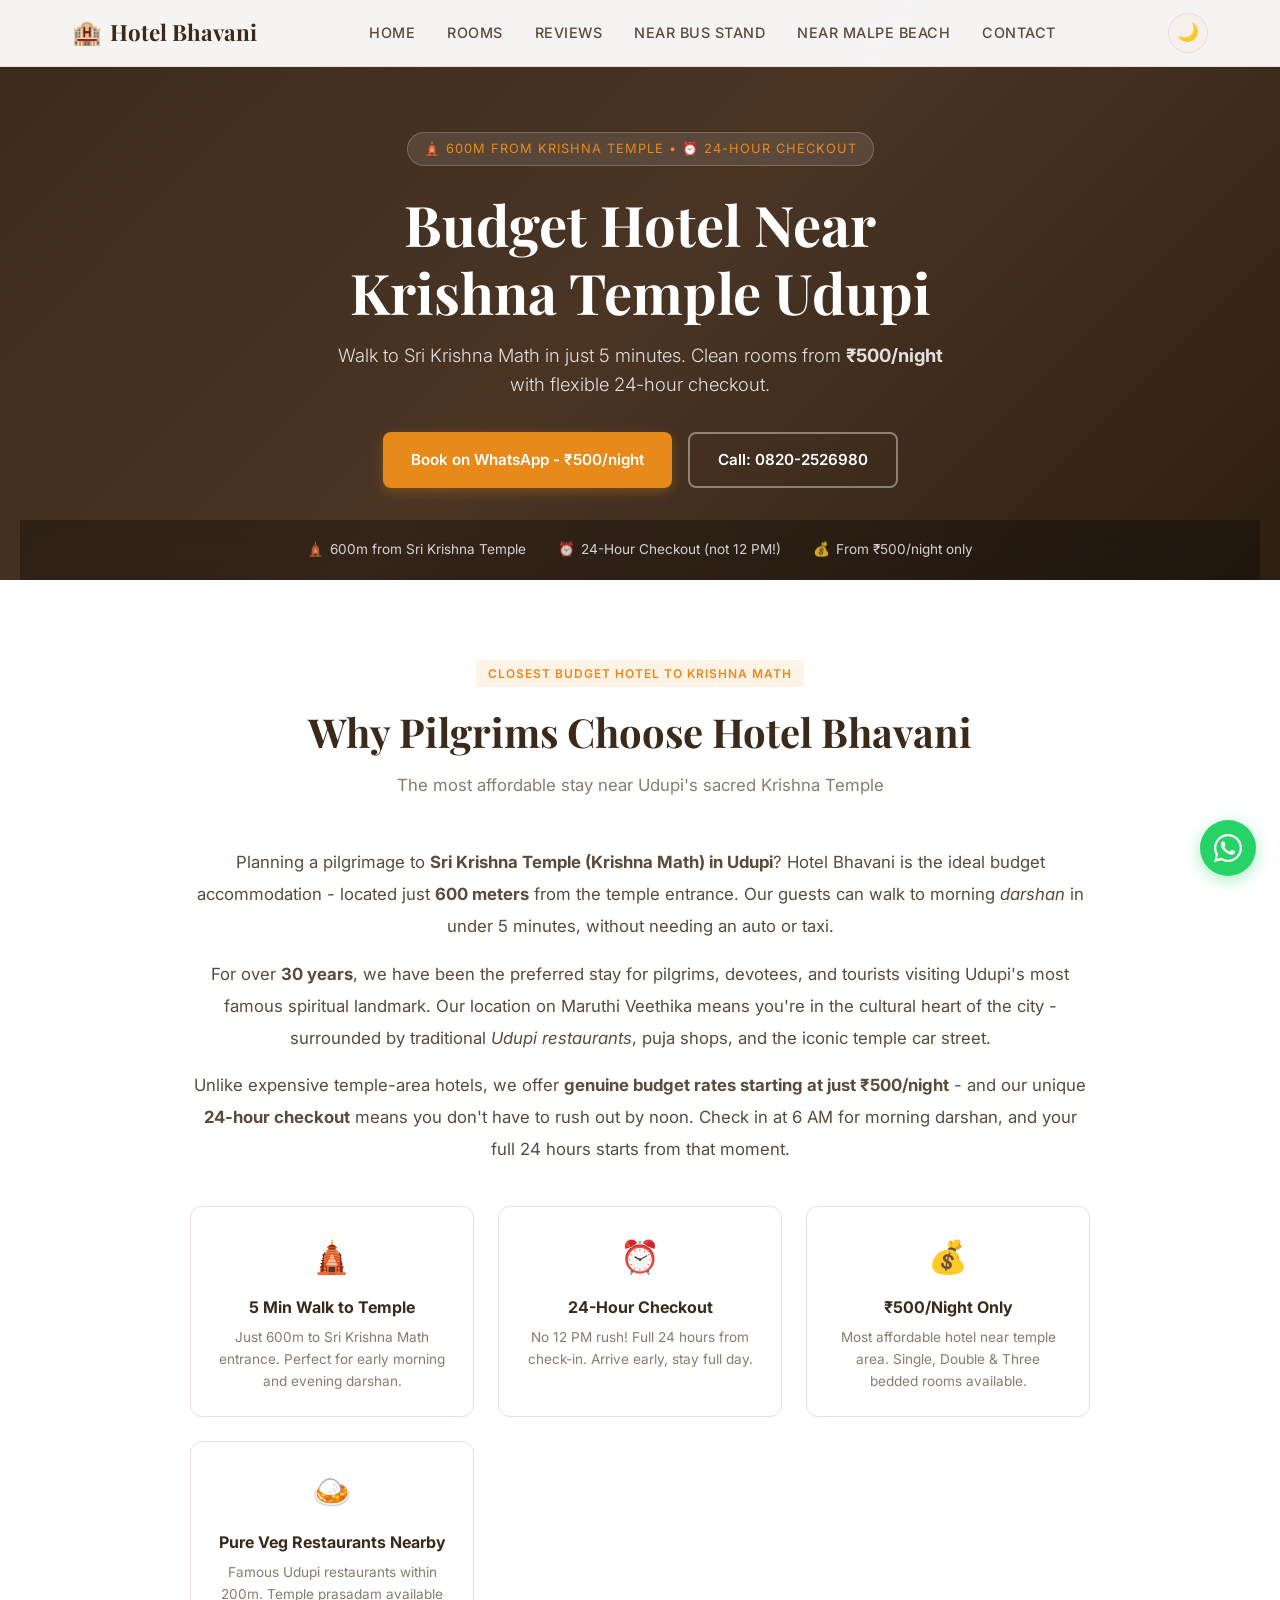
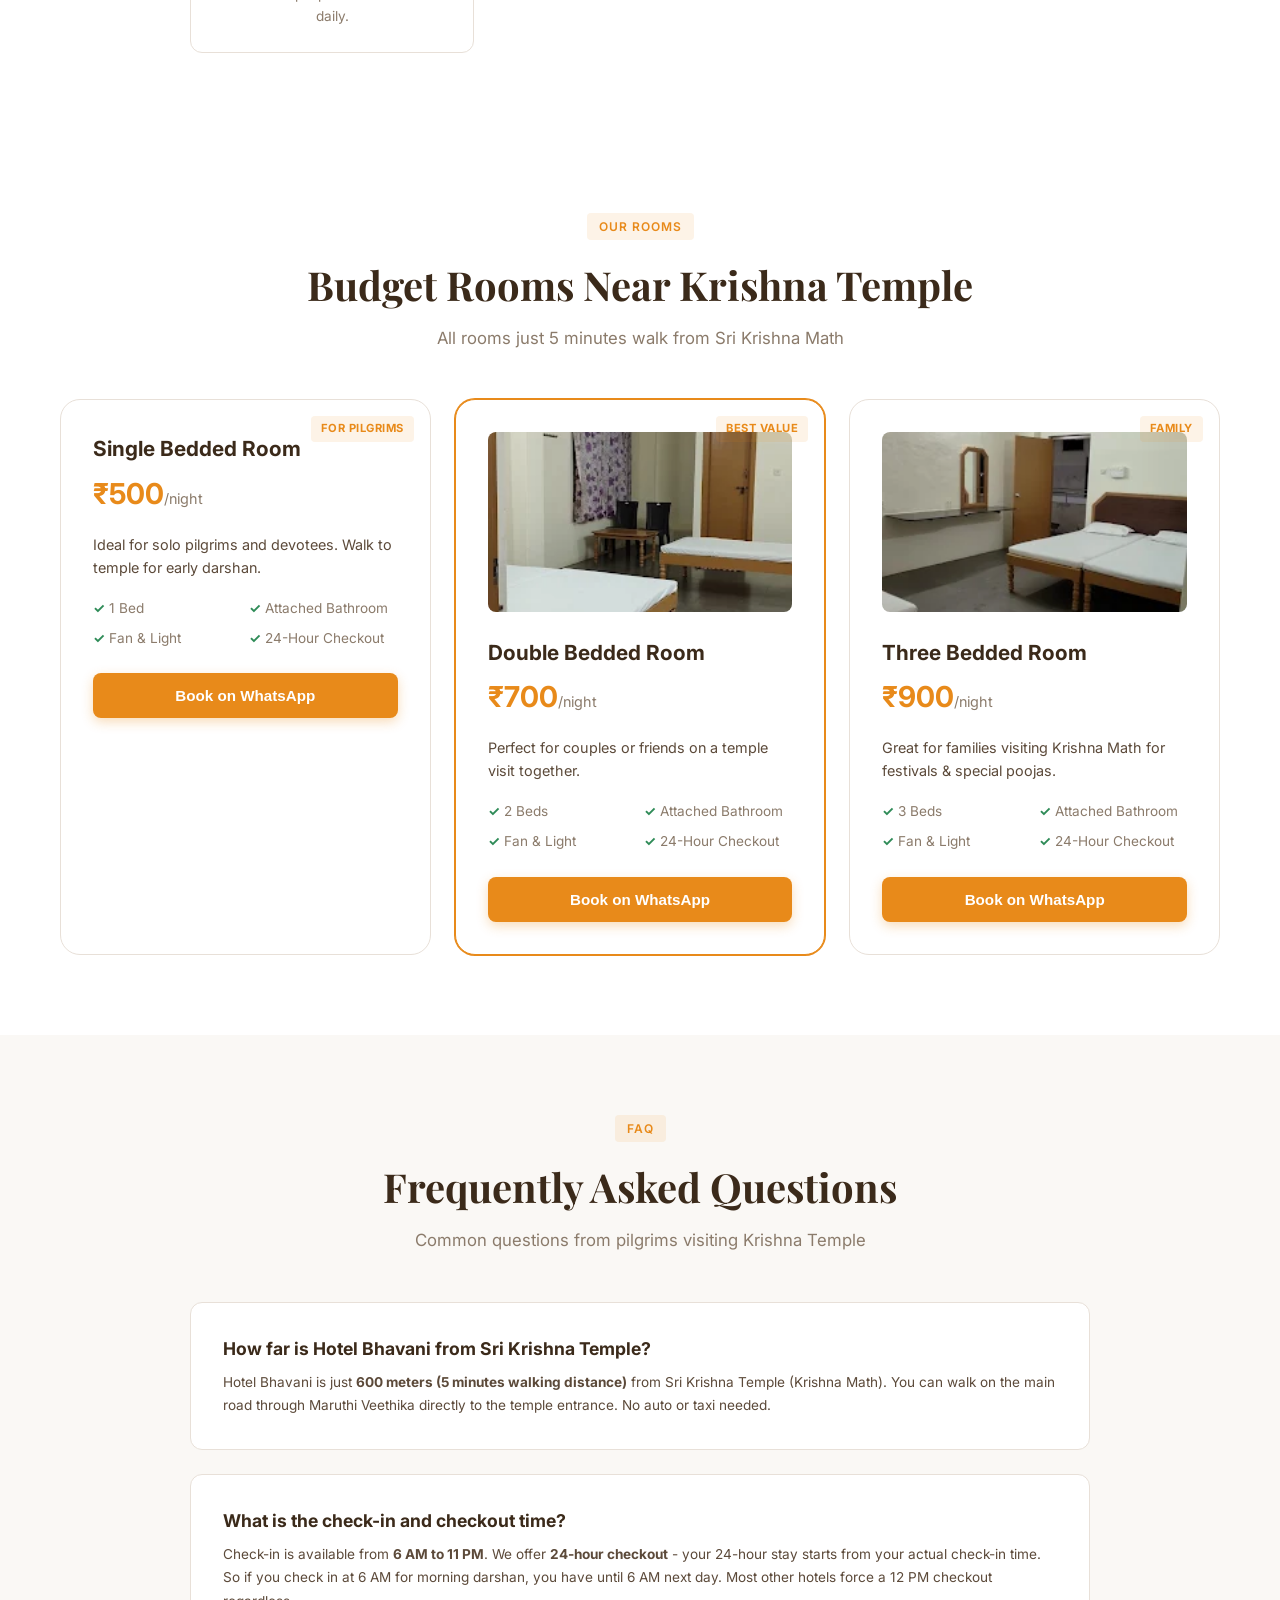
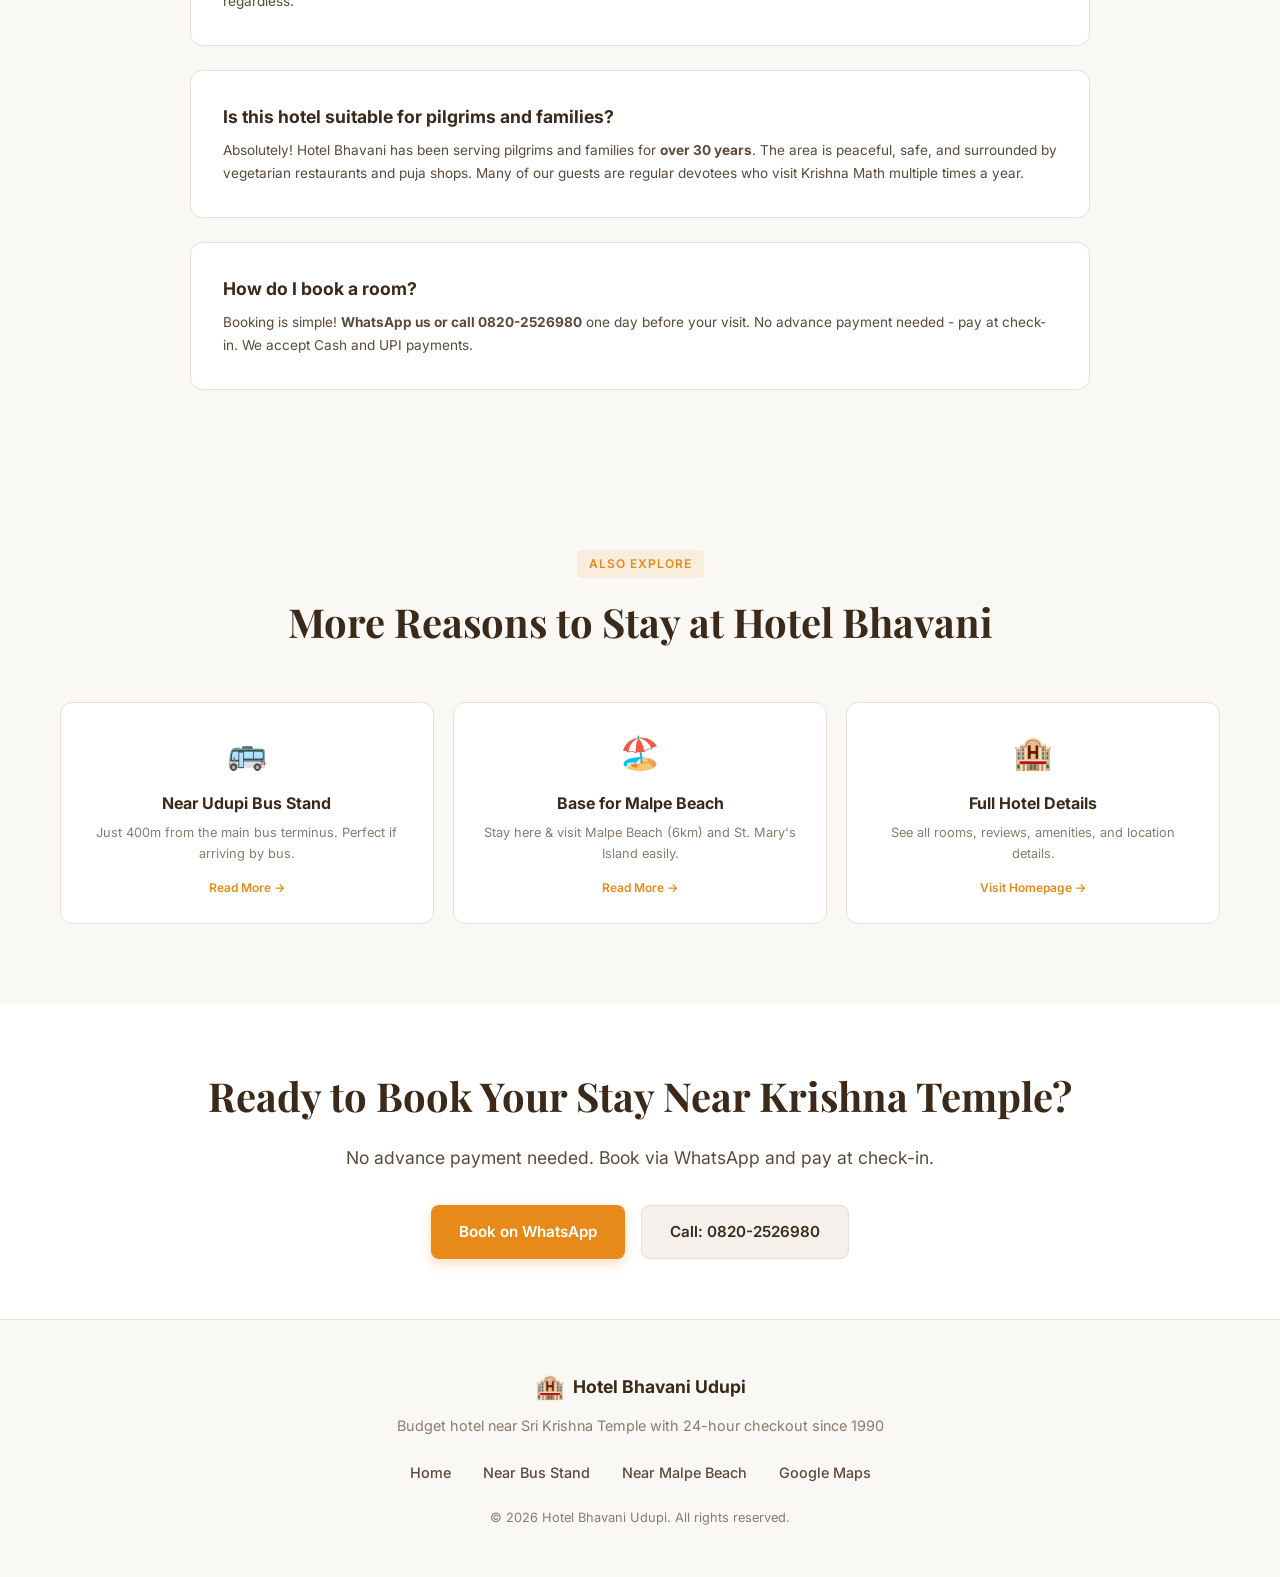
<file: budget-hotel-near-krishna-temple-udupi.html>
<!DOCTYPE html>
<html lang="en" data-theme="light">
<head>
    <meta charset="UTF-8">
    <meta name="viewport" content="width=device-width, initial-scale=1.0">
    <title>Budget Hotel Near Krishna Temple Udupi - ₹500/night | 24-Hour Checkout | Hotel Bhavani</title>
    <meta name="description" content="Looking for a budget hotel near Sri Krishna Temple Udupi? Hotel Bhavani is just 600m (5 min walk) from Krishna Math. Rooms from ₹500/night with 24-hour checkout. ಕೃಷ್ಣ ಮಠದ ಹತ್ತಿರ ಬಜೆಟ್ ಹೋಟೆಲ್">
    <meta name="keywords" content="budget hotel near krishna temple udupi, hotel near krishna math udupi, cheap lodge near udupi temple, affordable hotel krishna matha, pilgrimage hotel udupi, dharmasthala to udupi hotel, ಕೃಷ್ಣ ಮಠ ಹತ್ತಿರ ಹೋಟೆಲ್, udupi krishna temple stay">
    <link rel="canonical" href="https://www.hotelbhavaniudupi.in/budget-hotel-near-krishna-temple-udupi.html">

    <!-- Open Graph -->
    <meta property="og:title" content="Budget Hotel Near Krishna Temple Udupi - Hotel Bhavani | ₹500/night">
    <meta property="og:description" content="Just 600m walk from Sri Krishna Temple. Budget rooms from ₹500 with 24-hour checkout. Perfect for pilgrims visiting Udupi Krishna Math.">
    <meta property="og:image" content="https://www.hotelbhavaniudupi.in/images/hotel-bhavani-exterior.webp">
    <meta property="og:type" content="website">
    <meta property="og:url" content="https://www.hotelbhavaniudupi.in/budget-hotel-near-krishna-temple-udupi.html">
    <meta property="og:locale" content="en_IN">
    <meta property="og:site_name" content="Hotel Bhavani Udupi">

    <!-- Geo Meta -->
    <meta name="geo.region" content="IN-KA">
    <meta name="geo.placename" content="Udupi">
    <meta name="geo.position" content="13.3401454;74.7496898">
    <meta name="robots" content="index, follow">

    <link rel="icon" type="image/svg+xml" href="data:image/svg+xml,<svg xmlns='http://www.w3.org/2000/svg' viewBox='0 0 100 100'><text y='.9em' font-size='90'>🏨</text></svg>">
    <link rel="preconnect" href="https://fonts.googleapis.com">
    <link rel="preconnect" href="https://fonts.gstatic.com" crossorigin>
    <link href="https://fonts.googleapis.com/css2?family=Playfair+Display:wght@400;600;700&family=Inter:wght@300;400;500;600;700&display=swap" rel="stylesheet" media="print" onload="this.media='all'">
    <noscript><link href="https://fonts.googleapis.com/css2?family=Playfair+Display:wght@400;600;700&family=Inter:wght@300;400;500;600;700&display=swap" rel="stylesheet"></noscript>
    <link rel="stylesheet" href="styles.css">

    <!-- Landing Page Schema -->
    <script type="application/ld+json">
    {
      "@context": "https://schema.org",
      "@type": "Hotel",
      "name": "Hotel Bhavani Boarding & Lodging",
      "description": "Budget hotel near Sri Krishna Temple Udupi. Just 600 meters walking distance from Krishna Math. Affordable rooms from ₹500/night with 24-hour checkout facility.",
      "url": "https://www.hotelbhavaniudupi.in/budget-hotel-near-krishna-temple-udupi.html",
      "telephone": "+91-820-2526980",
      "address": {
        "@type": "PostalAddress",
        "streetAddress": "Shyam Complex, Maruthi Veethika, Near Head Post Office",
        "addressLocality": "Udupi",
        "addressRegion": "Karnataka",
        "postalCode": "576101",
        "addressCountry": "IN"
      },
      "geo": {
        "@type": "GeoCoordinates",
        "latitude": "13.3401454",
        "longitude": "74.7496898"
      },
      "priceRange": "₹500 - ₹900",
      "checkinTime": "06:00",
      "checkoutTime": "24 hours from check-in",
      "amenityFeature": [
        {"@type": "LocationFeatureSpecification", "name": "Near Sri Krishna Temple", "value": true},
        {"@type": "LocationFeatureSpecification", "name": "24-Hour Checkout", "value": true}
      ],
      "aggregateRating": {
        "@type": "AggregateRating",
        "ratingValue": "4.2",
        "reviewCount": "50",
        "bestRating": "5"
      }
    }
    </script>

    <!-- LocalBusiness Schema for local SEO -->
    <script type="application/ld+json">
    {
      "@context": "https://schema.org",
      "@type": "LodgingBusiness",
      "name": "Hotel Bhavani Boarding & Lodging",
      "url": "https://www.hotelbhavaniudupi.in/budget-hotel-near-krishna-temple-udupi.html",
      "telephone": "+91-820-2526980",
      "address": {
        "@type": "PostalAddress",
        "streetAddress": "Shyam Complex, Maruthi Veethika, Near Head Post Office",
        "addressLocality": "Udupi",
        "addressRegion": "Karnataka",
        "postalCode": "576101",
        "addressCountry": "IN"
      },
      "geo": {
        "@type": "GeoCoordinates",
        "latitude": "13.3401454",
        "longitude": "74.7496898"
      },
      "openingHours": "Mo-Su 06:00-23:00",
      "priceRange": "₹500 - ₹900",
      "currenciesAccepted": "INR",
      "paymentAccepted": "Cash, UPI",
      "makesOffer": [
        {
          "@type": "Offer",
          "name": "Single Bedded Room",
          "price": "500",
          "priceCurrency": "INR",
          "unitCode": "DAY"
        },
        {
          "@type": "Offer",
          "name": "Double Bedded Room",
          "price": "700",
          "priceCurrency": "INR",
          "unitCode": "DAY"
        },
        {
          "@type": "Offer",
          "name": "Three Bedded Room",
          "price": "900",
          "priceCurrency": "INR",
          "unitCode": "DAY"
        }
      ]
    }
    </script>

    <!-- FAQ Schema -->
    <script type="application/ld+json">
    {
      "@context": "https://schema.org",
      "@type": "FAQPage",
      "mainEntity": [
        {
          "@type": "Question",
          "name": "How far is Hotel Bhavani from Sri Krishna Temple Udupi?",
          "acceptedAnswer": {
            "@type": "Answer",
            "text": "Hotel Bhavani is just 600 meters (5 minutes walking distance) from Sri Krishna Temple (Krishna Math) in Udupi. You can easily walk to the temple for morning and evening darshan."
          }
        },
        {
          "@type": "Question",
          "name": "What is the room rate at Hotel Bhavani near Krishna Temple?",
          "acceptedAnswer": {
            "@type": "Answer",
            "text": "Room rates start at ₹500/night for a single bedded room, ₹700 for double bedded room, and ₹900 for three bedded room. All rooms include attached bathroom, fan, light, and clean linen."
          }
        },
        {
          "@type": "Question",
          "name": "Does Hotel Bhavani have 24-hour checkout?",
          "acceptedAnswer": {
            "@type": "Answer",
            "text": "Yes! Unlike most hotels that have a strict 12 PM checkout, Hotel Bhavani offers 24-hour checkout. Your stay duration is 24 hours from your check-in time, giving you maximum flexibility."
          }
        },
        {
          "@type": "Question",
          "name": "Is Hotel Bhavani good for pilgrims visiting Krishna Math?",
          "acceptedAnswer": {
            "@type": "Answer",
            "text": "Absolutely! Hotel Bhavani is the closest budget hotel to Krishna Math. Pilgrims can walk to the temple in 5 minutes for early morning darshan. The hotel has been serving pilgrims and tourists for over 30 years."
          }
        }
      ]
    }
    </script>
</head>
<body>
    <header class="header">
        <nav class="navbar">
            <a href="index.html" class="logo">
                <span class="logo-icon">🏨</span>
                <span class="logo-text">Hotel Bhavani</span>
            </a>
            <button class="hamburger" id="hamburger" aria-label="Toggle navigation menu">
                <span class="hamburger-line"></span>
                <span class="hamburger-line"></span>
                <span class="hamburger-line"></span>
            </button>
            <ul class="nav-menu" id="navMenu">
                <li><a href="index.html">Home</a></li>
                <li><a href="index.html#rooms">Rooms</a></li>
                <li><a href="index.html#reviews">Reviews</a></li>
                <li><a href="cheap-hotel-near-bus-stand-udupi.html">Near Bus Stand</a></li>
                <li><a href="hotel-near-malpe-beach-udupi.html">Near Malpe Beach</a></li>
                <li><a href="index.html#contact">Contact</a></li>
            </ul>
            <button class="theme-toggle" id="themeToggle" aria-label="Toggle dark mode">
                <span class="theme-icon">🌙</span>
            </button>
        </nav>
    </header>

    <!-- Hero Section -->
    <section class="hero" style="min-height: 45vh;">
        <div class="hero-content">
            <div class="hero-badge">🛕 600m from Krishna Temple &bull; ⏰ 24-Hour Checkout</div>
            <h1 class="hero-title">Budget Hotel Near Krishna Temple Udupi</h1>
            <p class="hero-subtitle">Walk to Sri Krishna Math in just 5 minutes. Clean rooms from <strong>₹500/night</strong> with flexible 24-hour checkout.</p>
            <div class="hero-actions">
                <a href="javascript:void(0)" onclick="openWhatsApp()" class="btn btn-primary">Book on WhatsApp - ₹500/night</a>
                <a href="tel:08202526980" class="btn btn-outline">Call: 0820-2526980</a>
            </div>
        </div>
        <div class="hero-info-bar">
            <div class="info-item"><span>🛕</span> <span>600m from Sri Krishna Temple</span></div>
            <div class="info-item"><span>⏰</span> <span>24-Hour Checkout (not 12 PM!)</span></div>
            <div class="info-item"><span>💰</span> <span>From ₹500/night only</span></div>
        </div>
    </section>

    <!-- Main Content - SEO Rich -->
    <section class="about">
        <div class="container">
            <div class="section-header">
                <span class="section-tag">Closest Budget Hotel to Krishna Math</span>
                <h2 class="section-title">Why Pilgrims Choose Hotel Bhavani</h2>
                <p class="section-subtitle">The most affordable stay near Udupi's sacred Krishna Temple</p>
            </div>

            <div class="about-grid">
                <div class="about-text">
                    <p>Planning a pilgrimage to <strong>Sri Krishna Temple (Krishna Math) in Udupi</strong>? Hotel Bhavani is the ideal budget accommodation  -  located just <strong>600 meters</strong> from the temple entrance. Our guests can walk to morning <em>darshan</em> in under 5 minutes, without needing an auto or taxi.</p>
                    <p style="margin-top: 1rem;">For over <strong>30 years</strong>, we have been the preferred stay for pilgrims, devotees, and tourists visiting Udupi's most famous spiritual landmark. Our location on Maruthi Veethika means you're in the cultural heart of the city  -  surrounded by traditional <em>Udupi restaurants</em>, puja shops, and the iconic temple car street.</p>
                    <p style="margin-top: 1rem;">Unlike expensive temple-area hotels, we offer <strong>genuine budget rates starting at just ₹500/night</strong>  -  and our unique <strong>24-hour checkout</strong> means you don't have to rush out by noon. Check in at 6 AM for morning darshan, and your full 24 hours starts from that moment.</p>
                </div>

                <div class="features-grid" style="margin-top: 2rem;">
                    <div class="feature-card">
                        <span class="feature-icon">🛕</span>
                        <h3>5 Min Walk to Temple</h3>
                        <p>Just 600m to Sri Krishna Math entrance. Perfect for early morning and evening darshan.</p>
                    </div>
                    <div class="feature-card">
                        <span class="feature-icon">⏰</span>
                        <h3>24-Hour Checkout</h3>
                        <p>No 12 PM rush! Full 24 hours from check-in. Arrive early, stay full day.</p>
                    </div>
                    <div class="feature-card">
                        <span class="feature-icon">💰</span>
                        <h3>₹500/Night Only</h3>
                        <p>Most affordable hotel near temple area. Single, Double & Three bedded rooms available.</p>
                    </div>
                    <div class="feature-card">
                        <span class="feature-icon">🍛</span>
                        <h3>Pure Veg Restaurants Nearby</h3>
                        <p>Famous Udupi restaurants within 200m. Temple prasadam available daily.</p>
                    </div>
                </div>
            </div>
        </div>
    </section>

    <!-- Rooms Quick Section -->
    <section class="rooms">
        <div class="container">
            <div class="section-header">
                <span class="section-tag">Our Rooms</span>
                <h2 class="section-title">Budget Rooms Near Krishna Temple</h2>
                <p class="section-subtitle">All rooms just 5 minutes walk from Sri Krishna Math</p>
            </div>
            <div class="rooms-grid">
                <div class="room-card">
                    <div class="room-badge">For Pilgrims</div>
                    <div class="room-header">
                        <h3>Single Bedded Room</h3>
                        <div class="room-price">₹500<span>/night</span></div>
                    </div>
                    <p>Ideal for solo pilgrims and devotees. Walk to temple for early darshan.</p>
                    <ul class="room-amenities">
                        <li>1 Bed</li>
                        <li>Attached Bathroom</li>
                        <li>Fan & Light</li>
                        <li>24-Hour Checkout</li>
                    </ul>
                    <button class="btn btn-primary btn-full" onclick="bookRoom('Single Bedded Room (Near Temple)', '500')">Book on WhatsApp</button>
                </div>
                <div class="room-card featured">
                    <div class="room-badge">Best Value</div>
                    <img src="images/double-bedded-room.webp" alt="Double bedded room near Krishna Temple Udupi" loading="lazy" style="width: 100%; height: 180px; border-radius: 8px; object-fit: cover; object-position: center; margin-bottom: 1rem;">
                    <div class="room-header">
                        <h3>Double Bedded Room</h3>
                        <div class="room-price">₹700<span>/night</span></div>
                    </div>
                    <p>Perfect for couples or friends on a temple visit together.</p>
                    <ul class="room-amenities">
                        <li>2 Beds</li>
                        <li>Attached Bathroom</li>
                        <li>Fan & Light</li>
                        <li>24-Hour Checkout</li>
                    </ul>
                    <button class="btn btn-primary btn-full" onclick="bookRoom('Double Bedded Room (Near Temple)', '700')">Book on WhatsApp</button>
                </div>
                <div class="room-card">
                    <div class="room-badge">Family</div>
                    <img src="images/three-bedded-room.webp" alt="Three bedded room for families near Krishna Temple Udupi" loading="lazy" style="width: 100%; height: 180px; border-radius: 8px; object-fit: cover; object-position: center; margin-bottom: 1rem;">
                    <div class="room-header">
                        <h3>Three Bedded Room</h3>
                        <div class="room-price">₹900<span>/night</span></div>
                    </div>
                    <p>Great for families visiting Krishna Math for festivals & special poojas.</p>
                    <ul class="room-amenities">
                        <li>3 Beds</li>
                        <li>Attached Bathroom</li>
                        <li>Fan & Light</li>
                        <li>24-Hour Checkout</li>
                    </ul>
                    <button class="btn btn-primary btn-full" onclick="bookRoom('Three Bedded Room (Near Temple)', '900')">Book on WhatsApp</button>
                </div>
            </div>
        </div>
    </section>

    <!-- FAQ Section for SEO -->
    <section class="about" style="background: var(--bg-secondary);">
        <div class="container">
            <div class="section-header">
                <span class="section-tag">FAQ</span>
                <h2 class="section-title">Frequently Asked Questions</h2>
                <p class="section-subtitle">Common questions from pilgrims visiting Krishna Temple</p>
            </div>
            <div class="about-grid" style="text-align: left;">
                <div class="features-grid" style="grid-template-columns: 1fr;">
                    <div class="feature-card" style="text-align: left; padding: 2rem;">
                        <h3 style="margin-bottom: 0.5rem; font-size: 1.1rem;">How far is Hotel Bhavani from Sri Krishna Temple?</h3>
                        <p style="color: var(--text-secondary); line-height: 1.7;">Hotel Bhavani is just <strong>600 meters (5 minutes walking distance)</strong> from Sri Krishna Temple (Krishna Math). You can walk on the main road through Maruthi Veethika directly to the temple entrance. No auto or taxi needed.</p>
                    </div>
                    <div class="feature-card" style="text-align: left; padding: 2rem;">
                        <h3 style="margin-bottom: 0.5rem; font-size: 1.1rem;">What is the check-in and checkout time?</h3>
                        <p style="color: var(--text-secondary); line-height: 1.7;">Check-in is available from <strong>6 AM to 11 PM</strong>. We offer <strong>24-hour checkout</strong>  -  your 24-hour stay starts from your actual check-in time. So if you check in at 6 AM for morning darshan, you have until 6 AM next day. Most other hotels force a 12 PM checkout regardless.</p>
                    </div>
                    <div class="feature-card" style="text-align: left; padding: 2rem;">
                        <h3 style="margin-bottom: 0.5rem; font-size: 1.1rem;">Is this hotel suitable for pilgrims and families?</h3>
                        <p style="color: var(--text-secondary); line-height: 1.7;">Absolutely! Hotel Bhavani has been serving pilgrims and families for <strong>over 30 years</strong>. The area is peaceful, safe, and surrounded by vegetarian restaurants and puja shops. Many of our guests are regular devotees who visit Krishna Math multiple times a year.</p>
                    </div>
                    <div class="feature-card" style="text-align: left; padding: 2rem;">
                        <h3 style="margin-bottom: 0.5rem; font-size: 1.1rem;">How do I book a room?</h3>
                        <p style="color: var(--text-secondary); line-height: 1.7;">Booking is simple! <strong>WhatsApp us or call 0820-2526980</strong> one day before your visit. No advance payment needed  -  pay at check-in. We accept Cash and UPI payments.</p>
                    </div>
                </div>
            </div>
        </div>
    </section>

    <!-- Internal Links Section -->
    <section class="nearby">
        <div class="container">
            <div class="section-header">
                <span class="section-tag">Also Explore</span>
                <h2 class="section-title">More Reasons to Stay at Hotel Bhavani</h2>
            </div>
            <div class="nearby-grid" style="grid-template-columns: repeat(auto-fit, minmax(280px, 1fr));">
                <a href="cheap-hotel-near-bus-stand-udupi.html" class="nearby-card" style="text-decoration: none;">
                    <span class="nearby-icon">🚌</span>
                    <h3>Near Udupi Bus Stand</h3>
                    <p>Just 400m from the main bus terminus. Perfect if arriving by bus.</p>
                    <span class="nearby-distance">Read More &rarr;</span>
                </a>
                <a href="hotel-near-malpe-beach-udupi.html" class="nearby-card" style="text-decoration: none;">
                    <span class="nearby-icon">🏖️</span>
                    <h3>Base for Malpe Beach</h3>
                    <p>Stay here & visit Malpe Beach (6km) and St. Mary's Island easily.</p>
                    <span class="nearby-distance">Read More &rarr;</span>
                </a>
                <a href="index.html" class="nearby-card" style="text-decoration: none;">
                    <span class="nearby-icon">🏨</span>
                    <h3>Full Hotel Details</h3>
                    <p>See all rooms, reviews, amenities, and location details.</p>
                    <span class="nearby-distance">Visit Homepage &rarr;</span>
                </a>
            </div>
        </div>
    </section>

    <!-- CTA Footer -->
    <section class="contact" style="padding: 60px 0;">
        <div class="container" style="text-align: center;">
            <h2 class="section-title" style="margin-bottom: 1rem;">Ready to Book Your Stay Near Krishna Temple?</h2>
            <p style="color: var(--text-secondary); margin-bottom: 2rem; font-size: 1.1rem;">No advance payment needed. Book via WhatsApp and pay at check-in.</p>
            <div style="display: flex; gap: 1rem; justify-content: center; flex-wrap: wrap;">
                <a href="javascript:void(0)" onclick="openWhatsApp()" class="btn btn-primary">Book on WhatsApp</a>
                <a href="tel:08202526980" class="btn btn-secondary">Call: 0820-2526980</a>
            </div>
        </div>
    </section>

    <footer class="footer">
        <div class="container">
            <div class="footer-content">
                <div class="footer-brand">
                    <span class="logo-icon">🏨</span>
                    <span>Hotel Bhavani Udupi</span>
                </div>
                <p class="footer-tagline">Budget hotel near Sri Krishna Temple with 24-hour checkout since 1990</p>
                <div class="footer-links">
                    <a href="index.html">Home</a>
                    <a href="cheap-hotel-near-bus-stand-udupi.html">Near Bus Stand</a>
                    <a href="hotel-near-malpe-beach-udupi.html">Near Malpe Beach</a>
                    <a href="https://maps.app.goo.gl/Fn6qMLiw7N8J1hVw6" target="_blank">Google Maps</a>
                </div>
                <p class="footer-copy">&copy; <span id="currentYear"></span> Hotel Bhavani Udupi. All rights reserved.</p>
            </div>
        </div>
    </footer>

    <!-- Floating WhatsApp Button -->
    <a href="javascript:void(0)" onclick="openWhatsApp()" class="whatsapp-float" aria-label="Chat on WhatsApp">
        <svg xmlns="http://www.w3.org/2000/svg" viewBox="0 0 32 32" fill="white" width="28" height="28">
            <path d="M16.004 0C7.175 0 .003 7.172.003 16.001c0 2.82.737 5.573 2.14 7.998L.003 32l8.21-2.096a15.94 15.94 0 007.791 2.016C24.833 31.92 32 24.748 32 15.92 32 7.09 24.833-.08 16.004 0zm0 29.318a13.28 13.28 0 01-6.97-1.97l-.5-.296-5.18 1.323 1.384-5.06-.326-.518A13.24 13.24 0 012.6 16.001c0-7.39 6.013-13.4 13.404-13.4 7.39 0 13.4 6.01 13.4 13.4 0 7.39-6.01 13.317-13.4 13.317zm7.346-10.035c-.403-.2-2.383-1.175-2.752-1.31-.369-.134-.637-.2-.906.202-.268.4-1.04 1.31-1.275 1.578-.235.268-.47.302-.873.1-.403-.2-1.7-.625-3.24-1.994-1.197-1.066-2.005-2.382-2.24-2.785-.235-.403-.025-.62.177-.82.181-.181.403-.47.604-.706.202-.235.268-.403.403-.672.134-.268.067-.503-.034-.706-.1-.2-.906-2.183-1.241-2.99-.327-.784-.66-.677-.906-.69-.235-.01-.504-.013-.773-.013-.268 0-.705.1-1.074.503-.369.403-1.407 1.375-1.407 3.354 0 1.98 1.44 3.892 1.642 4.16.2.268 2.835 4.33 6.872 6.072.96.415 1.71.663 2.294.849.964.306 1.842.263 2.535.16.773-.116 2.383-.975 2.72-1.916.335-.94.335-1.747.234-1.915-.1-.168-.369-.268-.772-.47z"/>
        </svg>
    </a>

    <script src="script.js" defer></script>
</body>
</html>
</file>
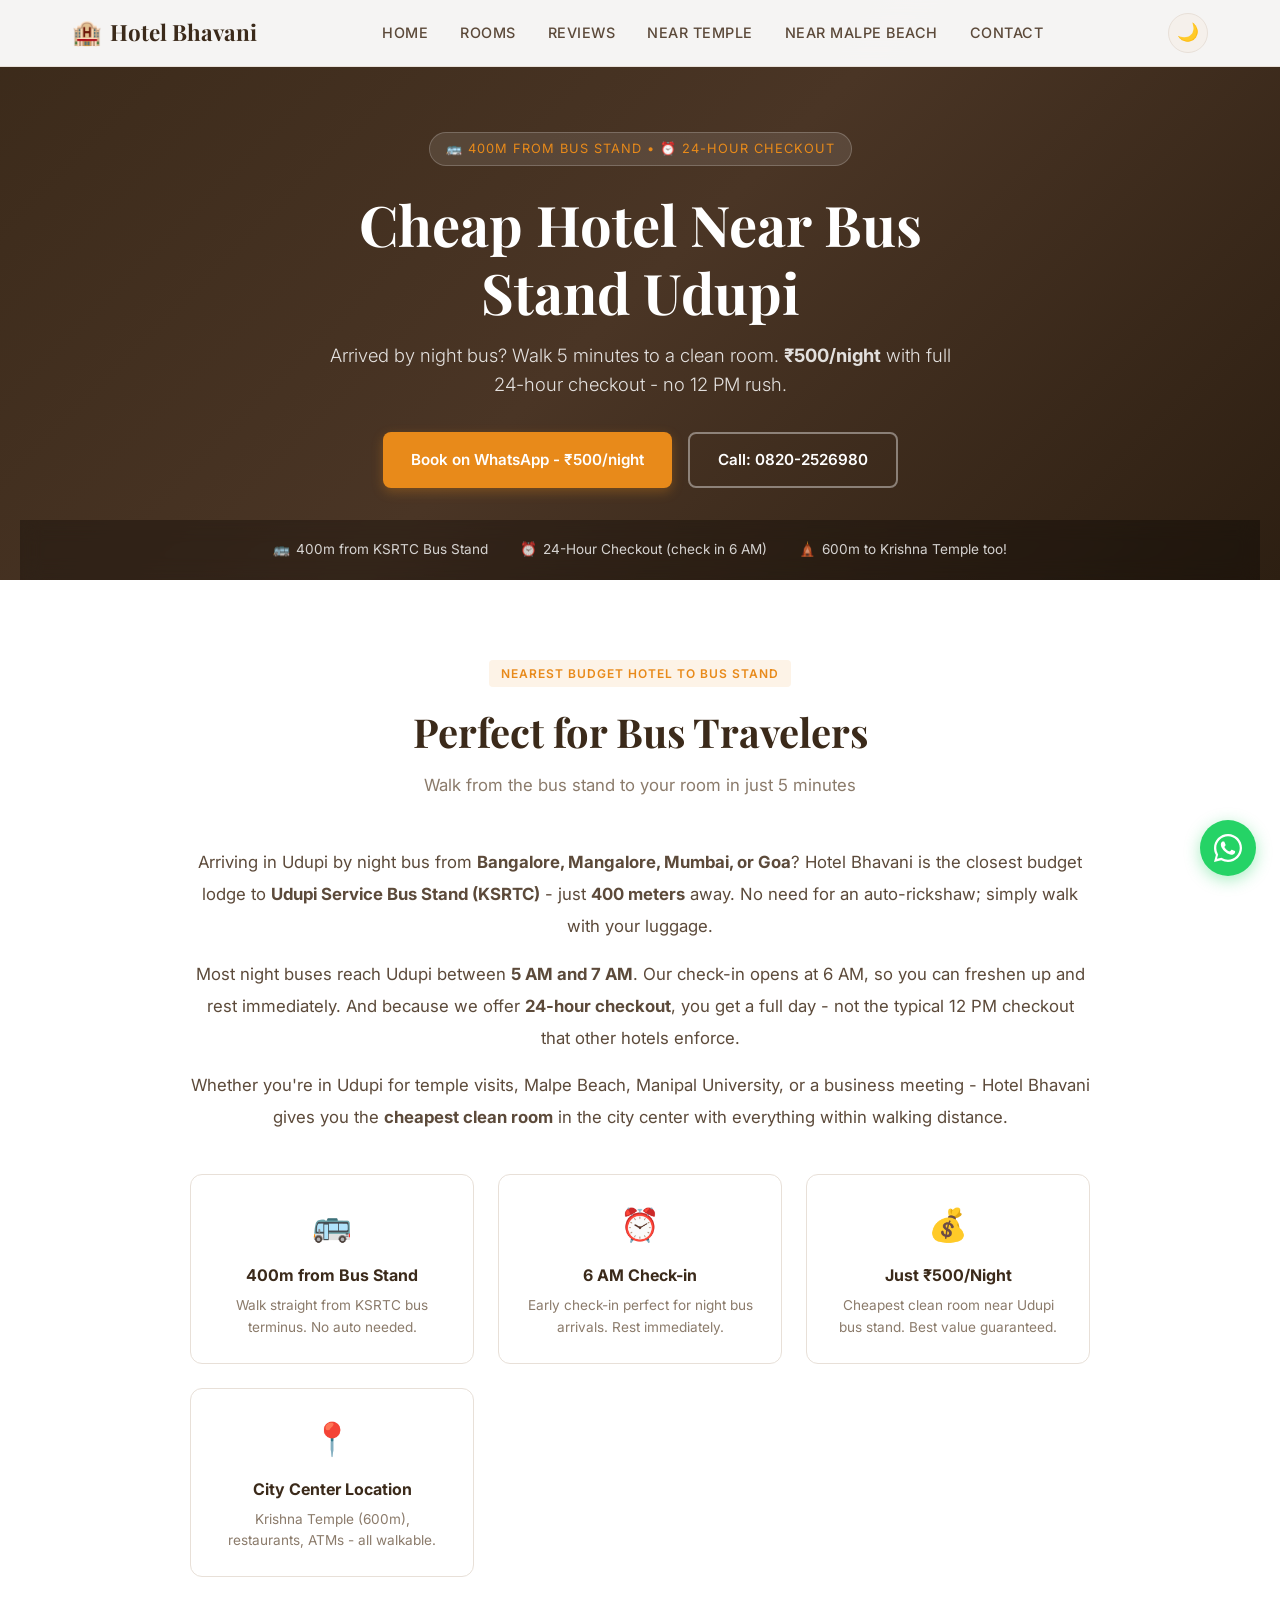
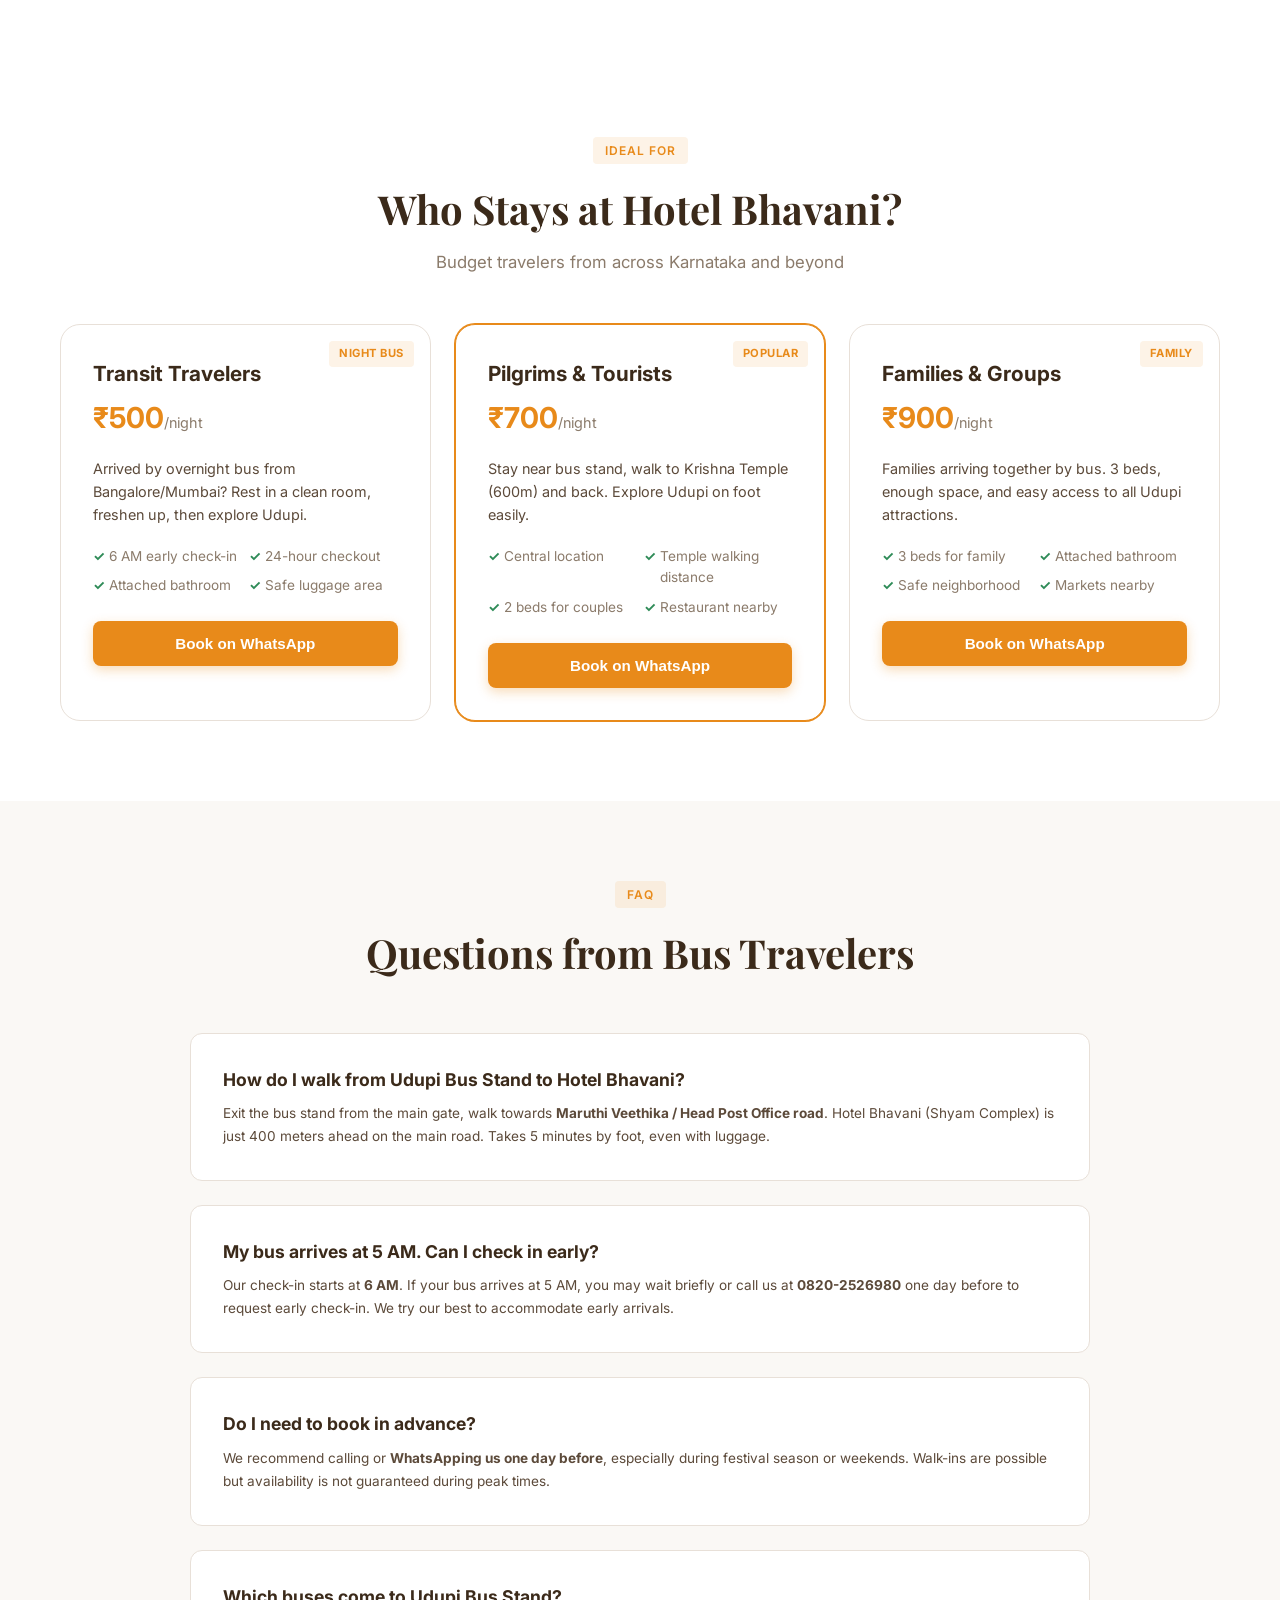
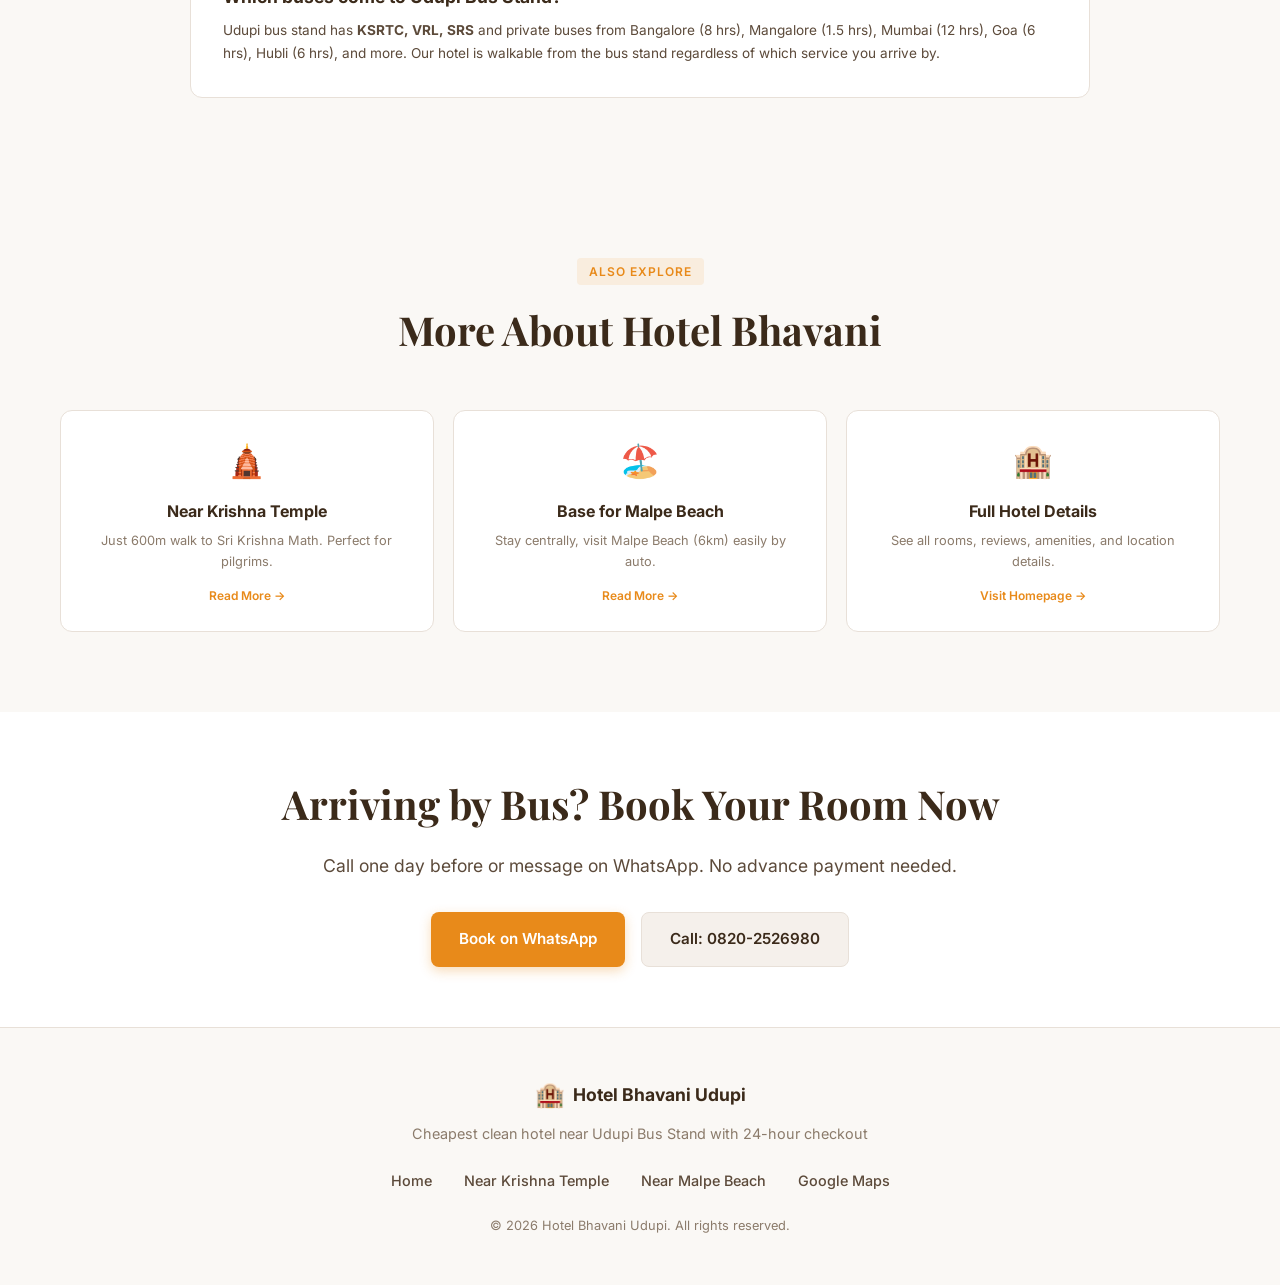
<file: cheap-hotel-near-bus-stand-udupi.html>
<!DOCTYPE html>
<html lang="en" data-theme="light">
<head>
    <meta charset="UTF-8">
    <meta name="viewport" content="width=device-width, initial-scale=1.0">
    <title>Cheap Hotel Near Bus Stand Udupi - ₹500/night | 24-Hour Checkout | Hotel Bhavani</title>
    <meta name="description" content="Cheapest hotel near Udupi Bus Stand - just 400m walk! Hotel Bhavani offers clean rooms from ₹500/night with 24-hour checkout. Perfect for bus travelers & transit stays. ಉಡುಪಿ ಬಸ್ ನಿಲ್ದಾಣದ ಹತ್ತಿರ ಹೋಟೆಲ್">
    <meta name="keywords" content="cheap hotel near udupi bus stand, lodge near bus stand udupi, budget hotel udupi bus terminus, transit hotel udupi, affordable room near udupi ksrtc, hotel near service bus stand udupi, ಬಸ್ ಸ್ಟ್ಯಾಂಡ್ ಹತ್ತಿರ ಲಾಡ್ಜ್, night halt udupi">
    <link rel="canonical" href="https://www.hotelbhavaniudupi.in/cheap-hotel-near-bus-stand-udupi.html">

    <!-- Open Graph -->
    <meta property="og:title" content="Cheap Hotel Near Udupi Bus Stand - Hotel Bhavani | ₹500/night">
    <meta property="og:description" content="Just 400m from Udupi Bus Stand. Budget rooms from ₹500/night with 24-hour checkout. Ideal for overnight bus travelers needing a clean room.">
    <meta property="og:image" content="https://www.hotelbhavaniudupi.in/images/hotel-bhavani-exterior.webp">
    <meta property="og:type" content="website">
    <meta property="og:url" content="https://www.hotelbhavaniudupi.in/cheap-hotel-near-bus-stand-udupi.html">
    <meta property="og:locale" content="en_IN">
    <meta property="og:site_name" content="Hotel Bhavani Udupi">

    <!-- Geo Meta -->
    <meta name="geo.region" content="IN-KA">
    <meta name="geo.placename" content="Udupi">
    <meta name="geo.position" content="13.3401454;74.7496898">
    <meta name="robots" content="index, follow">

    <link rel="icon" type="image/svg+xml" href="data:image/svg+xml,<svg xmlns='http://www.w3.org/2000/svg' viewBox='0 0 100 100'><text y='.9em' font-size='90'>🏨</text></svg>">
    <link rel="preconnect" href="https://fonts.googleapis.com">
    <link rel="preconnect" href="https://fonts.gstatic.com" crossorigin>
    <link href="https://fonts.googleapis.com/css2?family=Playfair+Display:wght@400;600;700&family=Inter:wght@300;400;500;600;700&display=swap" rel="stylesheet" media="print" onload="this.media='all'">
    <noscript><link href="https://fonts.googleapis.com/css2?family=Playfair+Display:wght@400;600;700&family=Inter:wght@300;400;500;600;700&display=swap" rel="stylesheet"></noscript>
    <link rel="stylesheet" href="styles.css">

    <!-- Schema -->
    <script type="application/ld+json">
    {
      "@context": "https://schema.org",
      "@type": "Hotel",
      "name": "Hotel Bhavani Boarding & Lodging",
      "description": "Cheap hotel near Udupi Bus Stand. Just 400 meters walking distance from KSRTC bus terminus. Budget rooms from ₹500/night with 24-hour checkout.",
      "url": "https://www.hotelbhavaniudupi.in/cheap-hotel-near-bus-stand-udupi.html",
      "telephone": "+91-820-2526980",
      "address": {
        "@type": "PostalAddress",
        "streetAddress": "Shyam Complex, Maruthi Veethika, Near Head Post Office",
        "addressLocality": "Udupi",
        "addressRegion": "Karnataka",
        "postalCode": "576101",
        "addressCountry": "IN"
      },
      "geo": {
        "@type": "GeoCoordinates",
        "latitude": "13.3401454",
        "longitude": "74.7496898"
      },
      "priceRange": "₹500 - ₹900",
      "checkinTime": "06:00",
      "checkoutTime": "24 hours from check-in"
    }
    </script>

    <!-- LocalBusiness Schema for local SEO -->
    <script type="application/ld+json">
    {
      "@context": "https://schema.org",
      "@type": "LodgingBusiness",
      "name": "Hotel Bhavani Boarding & Lodging",
      "url": "https://www.hotelbhavaniudupi.in/cheap-hotel-near-bus-stand-udupi.html",
      "telephone": "+91-820-2526980",
      "address": {
        "@type": "PostalAddress",
        "streetAddress": "Shyam Complex, Maruthi Veethika, Near Head Post Office",
        "addressLocality": "Udupi",
        "addressRegion": "Karnataka",
        "postalCode": "576101",
        "addressCountry": "IN"
      },
      "geo": {
        "@type": "GeoCoordinates",
        "latitude": "13.3401454",
        "longitude": "74.7496898"
      },
      "openingHours": "Mo-Su 06:00-23:00",
      "priceRange": "₹500 - ₹900",
      "currenciesAccepted": "INR",
      "paymentAccepted": "Cash, UPI",
      "makesOffer": [
        {
          "@type": "Offer",
          "name": "Single Bedded Room",
          "price": "500",
          "priceCurrency": "INR",
          "unitCode": "DAY"
        },
        {
          "@type": "Offer",
          "name": "Double Bedded Room",
          "price": "700",
          "priceCurrency": "INR",
          "unitCode": "DAY"
        },
        {
          "@type": "Offer",
          "name": "Three Bedded Room",
          "price": "900",
          "priceCurrency": "INR",
          "unitCode": "DAY"
        }
      ]
    }
    </script>

    <!-- FAQ Schema -->
    <script type="application/ld+json">
    {
      "@context": "https://schema.org",
      "@type": "FAQPage",
      "mainEntity": [
        {
          "@type": "Question",
          "name": "How far is Hotel Bhavani from Udupi Bus Stand?",
          "acceptedAnswer": {
            "@type": "Answer",
            "text": "Hotel Bhavani is just 400 meters (5 minutes walk) from the Udupi Service Bus Stand (KSRTC). You can easily walk with luggage from the bus stand to our hotel."
          }
        },
        {
          "@type": "Question",
          "name": "Can I check in late at night after arriving by bus?",
          "acceptedAnswer": {
            "@type": "Answer",
            "text": "Check-in is available from 6 AM to 11 PM. If your bus arrives late at night, please call us in advance at 0820-2526980 to arrange late check-in. We recommend calling one day before."
          }
        },
        {
          "@type": "Question",
          "name": "What is the cheapest room near Udupi bus stand?",
          "acceptedAnswer": {
            "@type": "Answer",
            "text": "Our single bedded room at ₹500/night is the most affordable clean room near Udupi bus stand. It includes an attached bathroom, fan, light, and clean linen. We also have double bedded rooms at ₹700 and three bedded rooms at ₹900."
          }
        },
        {
          "@type": "Question",
          "name": "Is 24-hour checkout available for night bus travelers?",
          "acceptedAnswer": {
            "@type": "Answer",
            "text": "Yes! We offer 24-hour checkout. If you check in at 6 AM after a night bus, your checkout time is 6 AM the next day  -  not 12 PM like most hotels. This gives bus travelers a full day of rest."
          }
        }
      ]
    }
    </script>
</head>
<body>
    <header class="header">
        <nav class="navbar">
            <a href="index.html" class="logo">
                <span class="logo-icon">🏨</span>
                <span class="logo-text">Hotel Bhavani</span>
            </a>
            <button class="hamburger" id="hamburger" aria-label="Toggle navigation menu">
                <span class="hamburger-line"></span>
                <span class="hamburger-line"></span>
                <span class="hamburger-line"></span>
            </button>
            <ul class="nav-menu" id="navMenu">
                <li><a href="index.html">Home</a></li>
                <li><a href="index.html#rooms">Rooms</a></li>
                <li><a href="index.html#reviews">Reviews</a></li>
                <li><a href="budget-hotel-near-krishna-temple-udupi.html">Near Temple</a></li>
                <li><a href="hotel-near-malpe-beach-udupi.html">Near Malpe Beach</a></li>
                <li><a href="index.html#contact">Contact</a></li>
            </ul>
            <button class="theme-toggle" id="themeToggle" aria-label="Toggle dark mode">
                <span class="theme-icon">🌙</span>
            </button>
        </nav>
    </header>

    <!-- Hero Section -->
    <section class="hero" style="min-height: 45vh;">
        <div class="hero-content">
            <div class="hero-badge">🚌 400m from Bus Stand &bull; ⏰ 24-Hour Checkout</div>
            <h1 class="hero-title">Cheap Hotel Near Bus Stand Udupi</h1>
            <p class="hero-subtitle">Arrived by night bus? Walk 5 minutes to a clean room. <strong>₹500/night</strong> with full 24-hour checkout  -  no 12 PM rush.</p>
            <div class="hero-actions">
                <a href="javascript:void(0)" onclick="openWhatsApp()" class="btn btn-primary">Book on WhatsApp - ₹500/night</a>
                <a href="tel:08202526980" class="btn btn-outline">Call: 0820-2526980</a>
            </div>
        </div>
        <div class="hero-info-bar">
            <div class="info-item"><span>🚌</span> <span>400m from KSRTC Bus Stand</span></div>
            <div class="info-item"><span>⏰</span> <span>24-Hour Checkout (check in 6 AM)</span></div>
            <div class="info-item"><span>🛕</span> <span>600m to Krishna Temple too!</span></div>
        </div>
    </section>

    <!-- Main Content -->
    <section class="about">
        <div class="container">
            <div class="section-header">
                <span class="section-tag">Nearest Budget Hotel to Bus Stand</span>
                <h2 class="section-title">Perfect for Bus Travelers</h2>
                <p class="section-subtitle">Walk from the bus stand to your room in just 5 minutes</p>
            </div>

            <div class="about-grid">
                <div class="about-text">
                    <p>Arriving in Udupi by night bus from <strong>Bangalore, Mangalore, Mumbai, or Goa</strong>? Hotel Bhavani is the closest budget lodge to <strong>Udupi Service Bus Stand (KSRTC)</strong>  -  just <strong>400 meters</strong> away. No need for an auto-rickshaw; simply walk with your luggage.</p>
                    <p style="margin-top: 1rem;">Most night buses reach Udupi between <strong>5 AM and 7 AM</strong>. Our check-in opens at 6 AM, so you can freshen up and rest immediately. And because we offer <strong>24-hour checkout</strong>, you get a full day  -  not the typical 12 PM checkout that other hotels enforce.</p>
                    <p style="margin-top: 1rem;">Whether you're in Udupi for temple visits, Malpe Beach, Manipal University, or a business meeting  -  Hotel Bhavani gives you the <strong>cheapest clean room</strong> in the city center with everything within walking distance.</p>
                </div>

                <div class="features-grid" style="margin-top: 2rem;">
                    <div class="feature-card">
                        <span class="feature-icon">🚌</span>
                        <h3>400m from Bus Stand</h3>
                        <p>Walk straight from KSRTC bus terminus. No auto needed.</p>
                    </div>
                    <div class="feature-card">
                        <span class="feature-icon">⏰</span>
                        <h3>6 AM Check-in</h3>
                        <p>Early check-in perfect for night bus arrivals. Rest immediately.</p>
                    </div>
                    <div class="feature-card">
                        <span class="feature-icon">💰</span>
                        <h3>Just ₹500/Night</h3>
                        <p>Cheapest clean room near Udupi bus stand. Best value guaranteed.</p>
                    </div>
                    <div class="feature-card">
                        <span class="feature-icon">📍</span>
                        <h3>City Center Location</h3>
                        <p>Krishna Temple (600m), restaurants, ATMs  -  all walkable.</p>
                    </div>
                </div>
            </div>
        </div>
    </section>

    <!-- Who is this for -->
    <section class="rooms">
        <div class="container">
            <div class="section-header">
                <span class="section-tag">Ideal For</span>
                <h2 class="section-title">Who Stays at Hotel Bhavani?</h2>
                <p class="section-subtitle">Budget travelers from across Karnataka and beyond</p>
            </div>
            <div class="rooms-grid">
                <div class="room-card">
                    <div class="room-badge">Night Bus</div>
                    <div class="room-header">
                        <h3>Transit Travelers</h3>
                        <div class="room-price">₹500<span>/night</span></div>
                    </div>
                    <p>Arrived by overnight bus from Bangalore/Mumbai? Rest in a clean room, freshen up, then explore Udupi.</p>
                    <ul class="room-amenities">
                        <li>6 AM early check-in</li>
                        <li>24-hour checkout</li>
                        <li>Attached bathroom</li>
                        <li>Safe luggage area</li>
                    </ul>
                    <button class="btn btn-primary btn-full" onclick="bookRoom('Single Room (Bus Transit)', '500')">Book on WhatsApp</button>
                </div>
                <div class="room-card featured">
                    <div class="room-badge">Popular</div>
                    <div class="room-header">
                        <h3>Pilgrims & Tourists</h3>
                        <div class="room-price">₹700<span>/night</span></div>
                    </div>
                    <p>Stay near bus stand, walk to Krishna Temple (600m) and back. Explore Udupi on foot easily.</p>
                    <ul class="room-amenities">
                        <li>Central location</li>
                        <li>Temple walking distance</li>
                        <li>2 beds for couples</li>
                        <li>Restaurant nearby</li>
                    </ul>
                    <button class="btn btn-primary btn-full" onclick="bookRoom('Double Bedded Room (Near Bus Stand)', '700')">Book on WhatsApp</button>
                </div>
                <div class="room-card">
                    <div class="room-badge">Family</div>
                    <div class="room-header">
                        <h3>Families & Groups</h3>
                        <div class="room-price">₹900<span>/night</span></div>
                    </div>
                    <p>Families arriving together by bus. 3 beds, enough space, and easy access to all Udupi attractions.</p>
                    <ul class="room-amenities">
                        <li>3 beds for family</li>
                        <li>Attached bathroom</li>
                        <li>Safe neighborhood</li>
                        <li>Markets nearby</li>
                    </ul>
                    <button class="btn btn-primary btn-full" onclick="bookRoom('Three Bedded Room (Family - Near Bus Stand)', '900')">Book on WhatsApp</button>
                </div>
            </div>
        </div>
    </section>

    <!-- FAQ Section -->
    <section class="about" style="background: var(--bg-secondary);">
        <div class="container">
            <div class="section-header">
                <span class="section-tag">FAQ</span>
                <h2 class="section-title">Questions from Bus Travelers</h2>
            </div>
            <div class="about-grid" style="text-align: left;">
                <div class="features-grid" style="grid-template-columns: 1fr;">
                    <div class="feature-card" style="text-align: left; padding: 2rem;">
                        <h3 style="margin-bottom: 0.5rem; font-size: 1.1rem;">How do I walk from Udupi Bus Stand to Hotel Bhavani?</h3>
                        <p style="color: var(--text-secondary); line-height: 1.7;">Exit the bus stand from the main gate, walk towards <strong>Maruthi Veethika / Head Post Office road</strong>. Hotel Bhavani (Shyam Complex) is just 400 meters ahead on the main road. Takes 5 minutes by foot, even with luggage.</p>
                    </div>
                    <div class="feature-card" style="text-align: left; padding: 2rem;">
                        <h3 style="margin-bottom: 0.5rem; font-size: 1.1rem;">My bus arrives at 5 AM. Can I check in early?</h3>
                        <p style="color: var(--text-secondary); line-height: 1.7;">Our check-in starts at <strong>6 AM</strong>. If your bus arrives at 5 AM, you may wait briefly or call us at <strong>0820-2526980</strong> one day before to request early check-in. We try our best to accommodate early arrivals.</p>
                    </div>
                    <div class="feature-card" style="text-align: left; padding: 2rem;">
                        <h3 style="margin-bottom: 0.5rem; font-size: 1.1rem;">Do I need to book in advance?</h3>
                        <p style="color: var(--text-secondary); line-height: 1.7;">We recommend calling or <strong>WhatsApping us one day before</strong>, especially during festival season or weekends. Walk-ins are possible but availability is not guaranteed during peak times.</p>
                    </div>
                    <div class="feature-card" style="text-align: left; padding: 2rem;">
                        <h3 style="margin-bottom: 0.5rem; font-size: 1.1rem;">Which buses come to Udupi Bus Stand?</h3>
                        <p style="color: var(--text-secondary); line-height: 1.7;">Udupi bus stand has <strong>KSRTC, VRL, SRS</strong> and private buses from Bangalore (8 hrs), Mangalore (1.5 hrs), Mumbai (12 hrs), Goa (6 hrs), Hubli (6 hrs), and more. Our hotel is walkable from the bus stand regardless of which service you arrive by.</p>
                    </div>
                </div>
            </div>
        </div>
    </section>

    <!-- Internal Links -->
    <section class="nearby">
        <div class="container">
            <div class="section-header">
                <span class="section-tag">Also Explore</span>
                <h2 class="section-title">More About Hotel Bhavani</h2>
            </div>
            <div class="nearby-grid" style="grid-template-columns: repeat(auto-fit, minmax(280px, 1fr));">
                <a href="budget-hotel-near-krishna-temple-udupi.html" class="nearby-card" style="text-decoration: none;">
                    <span class="nearby-icon">🛕</span>
                    <h3>Near Krishna Temple</h3>
                    <p>Just 600m walk to Sri Krishna Math. Perfect for pilgrims.</p>
                    <span class="nearby-distance">Read More &rarr;</span>
                </a>
                <a href="hotel-near-malpe-beach-udupi.html" class="nearby-card" style="text-decoration: none;">
                    <span class="nearby-icon">🏖️</span>
                    <h3>Base for Malpe Beach</h3>
                    <p>Stay centrally, visit Malpe Beach (6km) easily by auto.</p>
                    <span class="nearby-distance">Read More &rarr;</span>
                </a>
                <a href="index.html" class="nearby-card" style="text-decoration: none;">
                    <span class="nearby-icon">🏨</span>
                    <h3>Full Hotel Details</h3>
                    <p>See all rooms, reviews, amenities, and location details.</p>
                    <span class="nearby-distance">Visit Homepage &rarr;</span>
                </a>
            </div>
        </div>
    </section>

    <!-- CTA -->
    <section class="contact" style="padding: 60px 0;">
        <div class="container" style="text-align: center;">
            <h2 class="section-title" style="margin-bottom: 1rem;">Arriving by Bus? Book Your Room Now</h2>
            <p style="color: var(--text-secondary); margin-bottom: 2rem; font-size: 1.1rem;">Call one day before or message on WhatsApp. No advance payment needed.</p>
            <div style="display: flex; gap: 1rem; justify-content: center; flex-wrap: wrap;">
                <a href="javascript:void(0)" onclick="openWhatsApp()" class="btn btn-primary">Book on WhatsApp</a>
                <a href="tel:08202526980" class="btn btn-secondary">Call: 0820-2526980</a>
            </div>
        </div>
    </section>

    <footer class="footer">
        <div class="container">
            <div class="footer-content">
                <div class="footer-brand">
                    <span class="logo-icon">🏨</span>
                    <span>Hotel Bhavani Udupi</span>
                </div>
                <p class="footer-tagline">Cheapest clean hotel near Udupi Bus Stand with 24-hour checkout</p>
                <div class="footer-links">
                    <a href="index.html">Home</a>
                    <a href="budget-hotel-near-krishna-temple-udupi.html">Near Krishna Temple</a>
                    <a href="hotel-near-malpe-beach-udupi.html">Near Malpe Beach</a>
                    <a href="https://maps.app.goo.gl/Fn6qMLiw7N8J1hVw6" target="_blank">Google Maps</a>
                </div>
                <p class="footer-copy">&copy; <span id="currentYear"></span> Hotel Bhavani Udupi. All rights reserved.</p>
            </div>
        </div>
    </footer>

    <!-- Floating WhatsApp -->
    <a href="javascript:void(0)" onclick="openWhatsApp()" class="whatsapp-float" aria-label="Chat on WhatsApp">
        <svg xmlns="http://www.w3.org/2000/svg" viewBox="0 0 32 32" fill="white" width="28" height="28">
            <path d="M16.004 0C7.175 0 .003 7.172.003 16.001c0 2.82.737 5.573 2.14 7.998L.003 32l8.21-2.096a15.94 15.94 0 007.791 2.016C24.833 31.92 32 24.748 32 15.92 32 7.09 24.833-.08 16.004 0zm0 29.318a13.28 13.28 0 01-6.97-1.97l-.5-.296-5.18 1.323 1.384-5.06-.326-.518A13.24 13.24 0 012.6 16.001c0-7.39 6.013-13.4 13.404-13.4 7.39 0 13.4 6.01 13.4 13.4 0 7.39-6.01 13.317-13.4 13.317zm7.346-10.035c-.403-.2-2.383-1.175-2.752-1.31-.369-.134-.637-.2-.906.202-.268.4-1.04 1.31-1.275 1.578-.235.268-.47.302-.873.1-.403-.2-1.7-.625-3.24-1.994-1.197-1.066-2.005-2.382-2.24-2.785-.235-.403-.025-.62.177-.82.181-.181.403-.47.604-.706.202-.235.268-.403.403-.672.134-.268.067-.503-.034-.706-.1-.2-.906-2.183-1.241-2.99-.327-.784-.66-.677-.906-.69-.235-.01-.504-.013-.773-.013-.268 0-.705.1-1.074.503-.369.403-1.407 1.375-1.407 3.354 0 1.98 1.44 3.892 1.642 4.16.2.268 2.835 4.33 6.872 6.072.96.415 1.71.663 2.294.849.964.306 1.842.263 2.535.16.773-.116 2.383-.975 2.72-1.916.335-.94.335-1.747.234-1.915-.1-.168-.369-.268-.772-.47z"/>
        </svg>
    </a>

    <script src="script.js" defer></script>
</body>
</html>
</file>
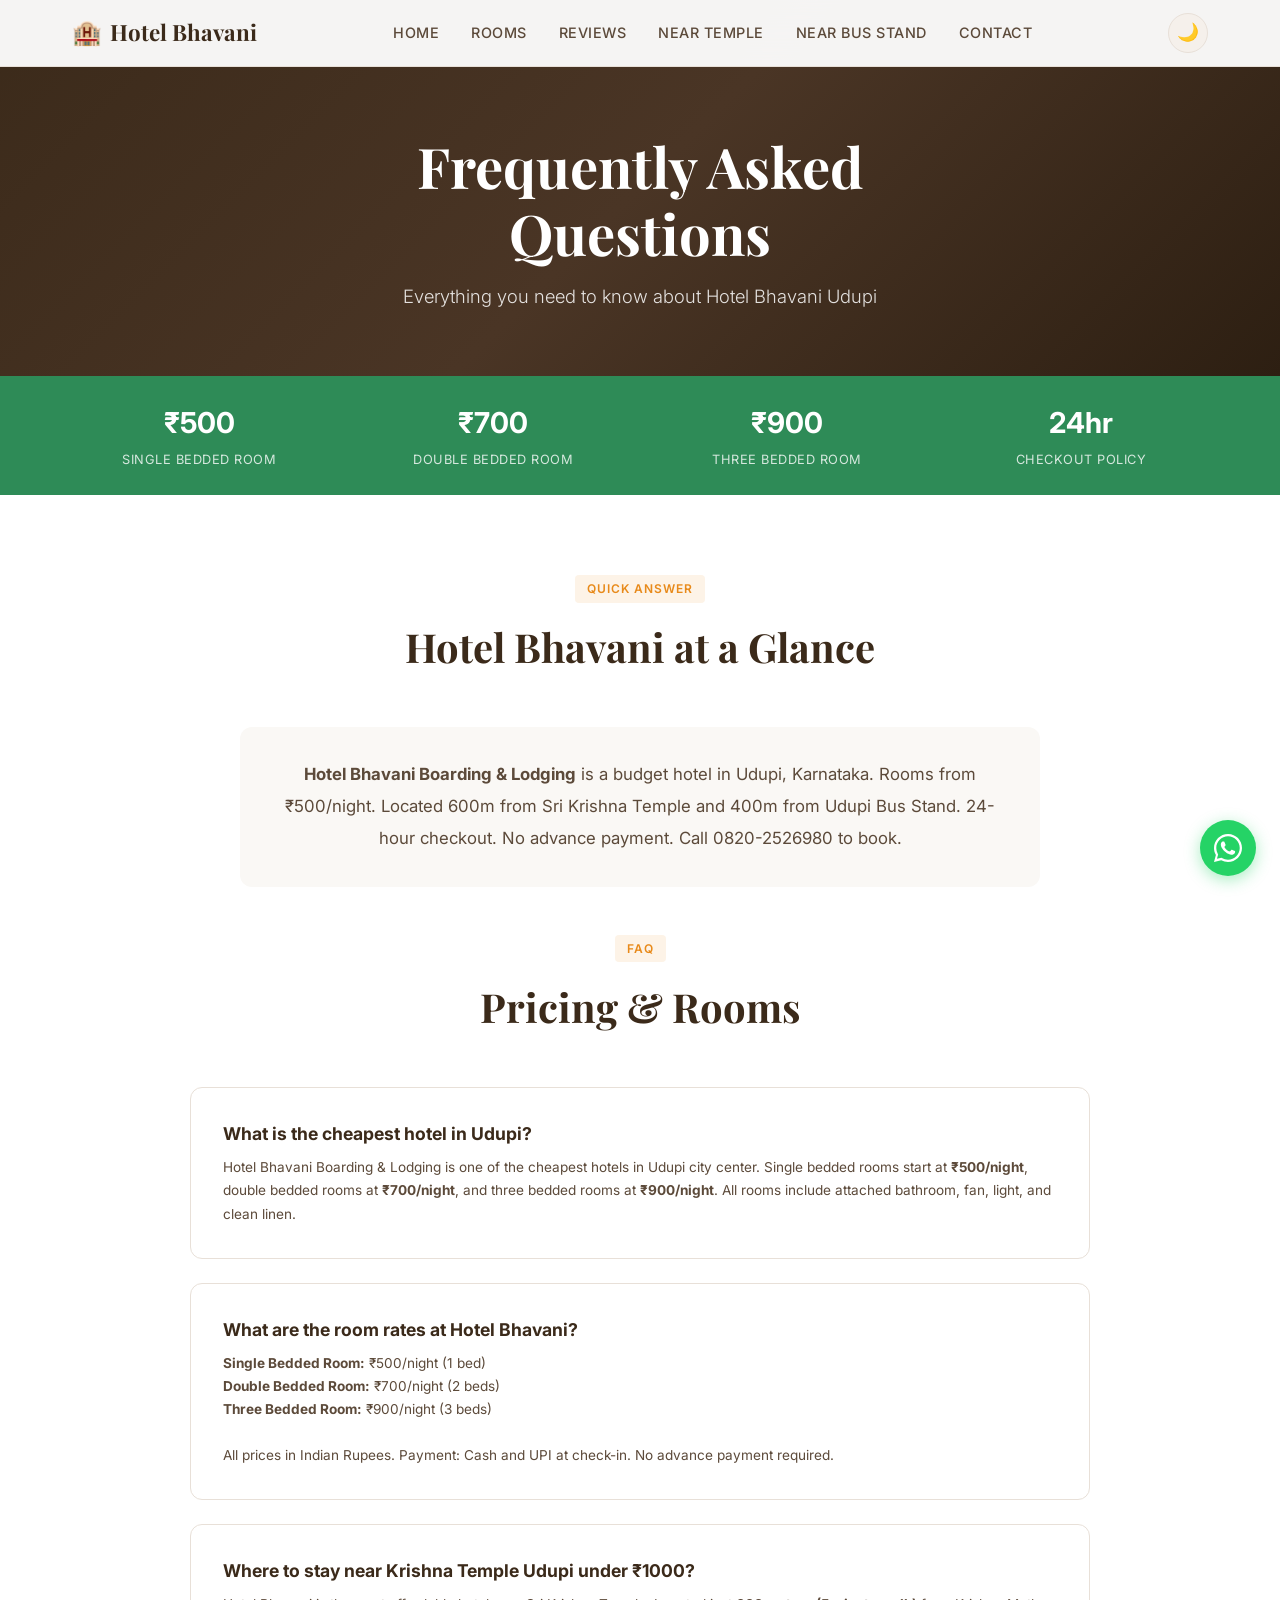
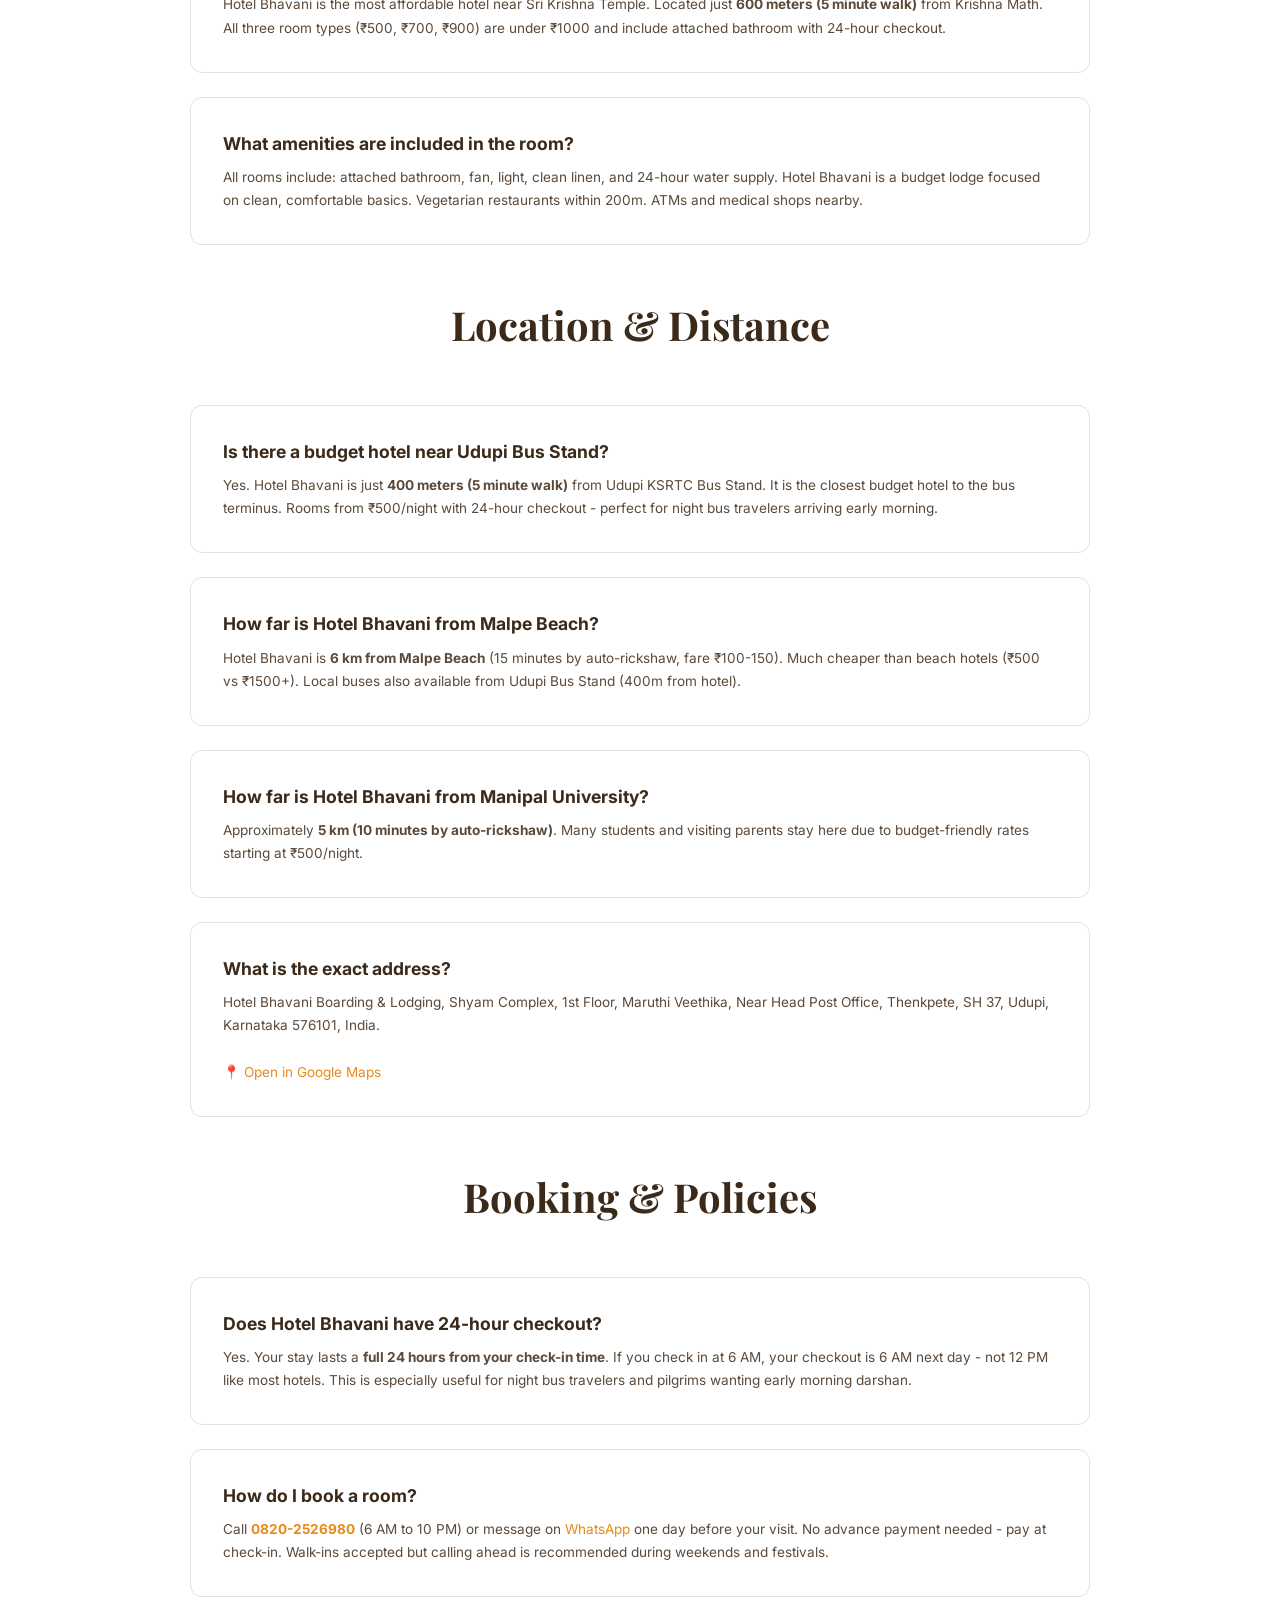
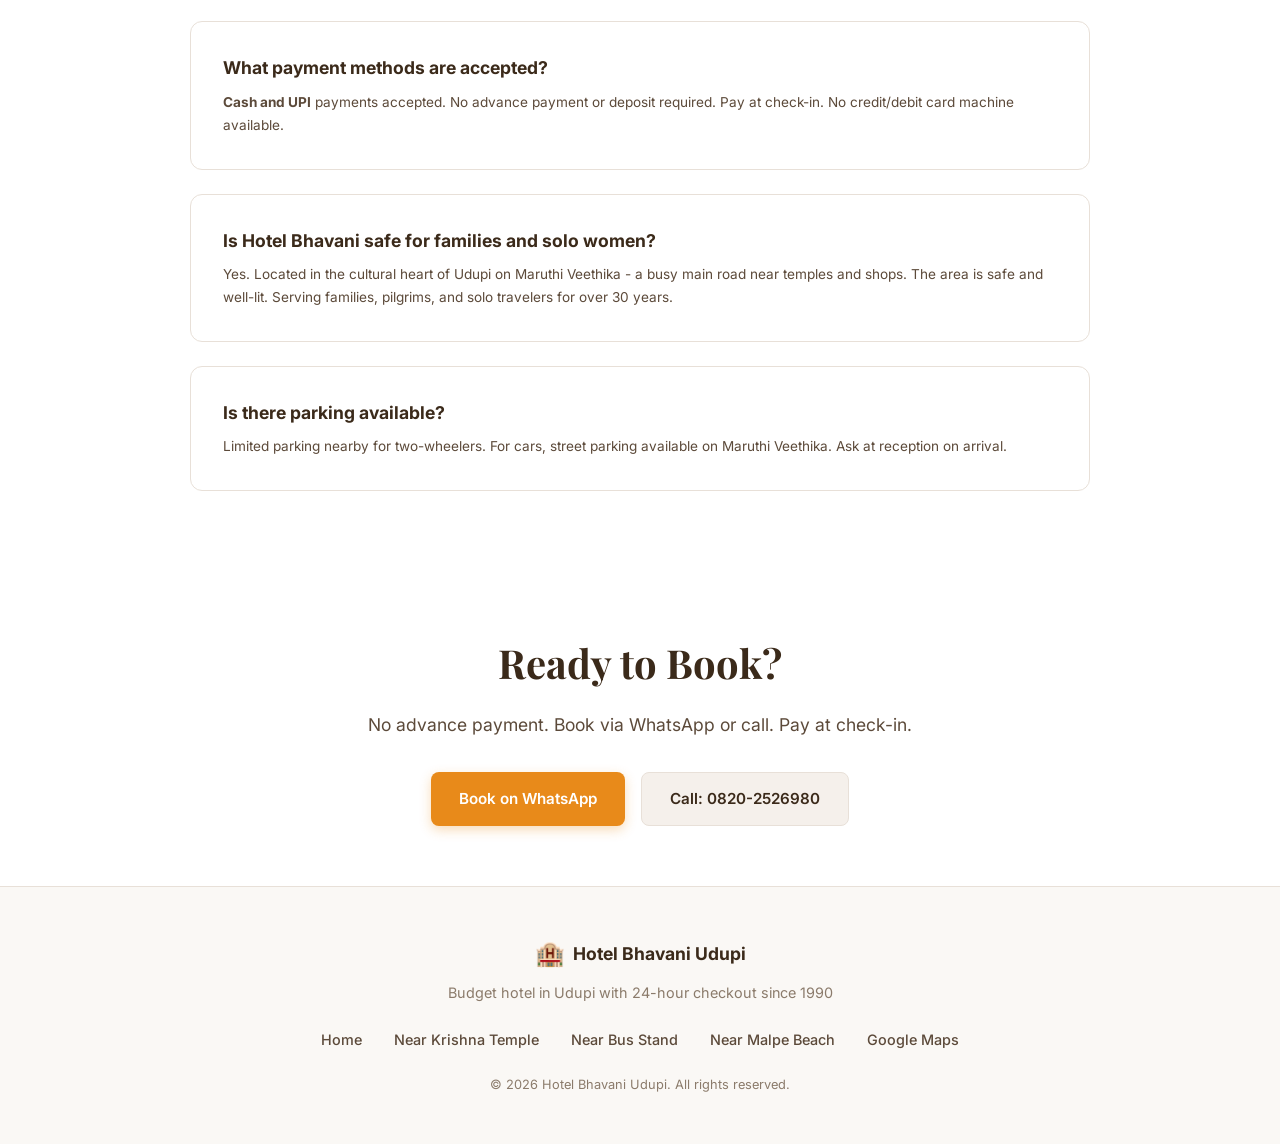
<file: faq.html>
<!DOCTYPE html>
<html lang="en" data-theme="light">
<head>
    <meta charset="UTF-8">
    <meta name="viewport" content="width=device-width, initial-scale=1.0">
    <title>FAQ - Hotel Bhavani Udupi | Cheapest Hotel Near Krishna Temple & Bus Stand</title>
    <meta name="description" content="Frequently asked questions about Hotel Bhavani Udupi. Room rates from ₹500/night, 24-hour checkout, location near Krishna Temple & Bus Stand. Everything you need to know before booking.">
    <meta name="keywords" content="hotel bhavani udupi faq, cheapest hotel udupi, budget hotel udupi rates, hotel near krishna temple udupi price, 24 hour checkout hotel udupi, udupi lodge contact">
    <link rel="canonical" href="https://www.hotelbhavaniudupi.in/faq.html">

    <meta property="og:title" content="FAQ - Hotel Bhavani Udupi | Budget Hotel from ₹500/night">
    <meta property="og:description" content="All your questions answered about Hotel Bhavani Udupi. Rates, location, checkout policy, booking process, and more.">
    <meta property="og:type" content="website">
    <meta property="og:url" content="https://www.hotelbhavaniudupi.in/faq.html">
    <meta property="og:locale" content="en_IN">
    <meta property="og:site_name" content="Hotel Bhavani Udupi">

    <meta name="geo.region" content="IN-KA">
    <meta name="geo.placename" content="Udupi">
    <meta name="robots" content="index, follow">

    <link rel="icon" type="image/svg+xml" href="data:image/svg+xml,<svg xmlns='http://www.w3.org/2000/svg' viewBox='0 0 100 100'><text y='.9em' font-size='90'>🏨</text></svg>">
    <link rel="preconnect" href="https://fonts.googleapis.com">
    <link rel="preconnect" href="https://fonts.gstatic.com" crossorigin>
    <link href="https://fonts.googleapis.com/css2?family=Playfair+Display:wght@400;600;700&family=Inter:wght@300;400;500;600;700&display=swap" rel="stylesheet" media="print" onload="this.media='all'">
    <noscript><link href="https://fonts.googleapis.com/css2?family=Playfair+Display:wght@400;600;700&family=Inter:wght@300;400;500;600;700&display=swap" rel="stylesheet"></noscript>
    <link rel="stylesheet" href="styles.css">

    <!-- FAQ Schema - Comprehensive -->
    <script type="application/ld+json">
    {
      "@context": "https://schema.org",
      "@type": "FAQPage",
      "mainEntity": [
        {
          "@type": "Question",
          "name": "What is the cheapest hotel in Udupi?",
          "acceptedAnswer": {
            "@type": "Answer",
            "text": "Hotel Bhavani Boarding & Lodging is one of the cheapest hotels in Udupi city center. Single bedded rooms start at ₹500/night, double bedded rooms at ₹700/night, and three bedded rooms at ₹900/night. All rooms include attached bathroom, fan, light, and clean linen. Located on Maruthi Veethika near Head Post Office."
          }
        },
        {
          "@type": "Question",
          "name": "What are the room rates at Hotel Bhavani Udupi?",
          "acceptedAnswer": {
            "@type": "Answer",
            "text": "Hotel Bhavani room rates: Single Bedded Room ₹500/night (1 bed), Double Bedded Room ₹700/night (2 beds), Three Bedded Room ₹900/night (3 beds). All prices are in Indian Rupees. All rooms include attached bathroom, fan, light, and clean linen. Payment accepted: Cash and UPI."
          }
        },
        {
          "@type": "Question",
          "name": "Where to stay near Krishna Temple Udupi under ₹1000?",
          "acceptedAnswer": {
            "@type": "Answer",
            "text": "Hotel Bhavani is the most affordable hotel near Sri Krishna Temple Udupi. Located just 600 meters (5 minute walk) from Krishna Math, rooms start at ₹500/night. All three room types (₹500, ₹700, ₹900) are under ₹1000 and include attached bathroom with 24-hour checkout."
          }
        },
        {
          "@type": "Question",
          "name": "Is there a budget hotel near Udupi Bus Stand?",
          "acceptedAnswer": {
            "@type": "Answer",
            "text": "Yes. Hotel Bhavani is just 400 meters (5 minute walk) from Udupi KSRTC Bus Stand. It is the closest budget hotel to the bus terminus. Rooms from ₹500/night with 24-hour checkout  -  perfect for night bus travelers who arrive early morning."
          }
        },
        {
          "@type": "Question",
          "name": "Does Hotel Bhavani have 24-hour checkout?",
          "acceptedAnswer": {
            "@type": "Answer",
            "text": "Yes. Hotel Bhavani offers 24-hour checkout. Your stay lasts a full 24 hours from your check-in time. If you check in at 6 AM, your checkout is 6 AM next day  -  not 12 PM like most hotels. Check-in is available from 6 AM to 11 PM."
          }
        },
        {
          "@type": "Question",
          "name": "How do I book a room at Hotel Bhavani Udupi?",
          "acceptedAnswer": {
            "@type": "Answer",
            "text": "Call 0820-2526980 (6 AM to 10 PM) or message on WhatsApp one day before your visit. No advance payment needed  -  pay at check-in. Walk-ins accepted but calling ahead is recommended, especially during weekends and festival season."
          }
        },
        {
          "@type": "Question",
          "name": "How far is Hotel Bhavani from Malpe Beach?",
          "acceptedAnswer": {
            "@type": "Answer",
            "text": "Hotel Bhavani is 6 km from Malpe Beach (15 minutes by auto-rickshaw, fare ₹100-150). It is a much cheaper alternative to beach hotels (₹500 vs ₹1500+). You can also take a local bus from Udupi Bus Stand (400m from hotel) to Malpe Beach."
          }
        },
        {
          "@type": "Question",
          "name": "What amenities are available at Hotel Bhavani?",
          "acceptedAnswer": {
            "@type": "Answer",
            "text": "All rooms include: attached bathroom, fan, light, clean linen, and 24-hour water supply. The hotel is a budget lodge focused on clean, comfortable basics. Vegetarian restaurants are within 200m walking distance. ATMs and medical shops are nearby."
          }
        },
        {
          "@type": "Question",
          "name": "Is Hotel Bhavani safe for families and solo women travelers?",
          "acceptedAnswer": {
            "@type": "Answer",
            "text": "Yes. Hotel Bhavani is located in the cultural heart of Udupi on Maruthi Veethika, a busy main road near temples and shops. The area is safe and well-lit. The hotel has been serving families, pilgrims, and solo travelers for over 30 years."
          }
        },
        {
          "@type": "Question",
          "name": "What payment methods are accepted?",
          "acceptedAnswer": {
            "@type": "Answer",
            "text": "Hotel Bhavani accepts Cash and UPI payments. No advance payment or deposit is required. You pay at check-in. No credit/debit card machine is available."
          }
        },
        {
          "@type": "Question",
          "name": "What is the exact address of Hotel Bhavani Udupi?",
          "acceptedAnswer": {
            "@type": "Answer",
            "text": "Hotel Bhavani Boarding & Lodging, Shyam Complex, 1st Floor, Maruthi Veethika, Near Head Post Office, Thenkpete, SH 37, Udupi, Karnataka 576101, India. Google Maps: https://maps.app.goo.gl/Fn6qMLiw7N8J1hVw6"
          }
        },
        {
          "@type": "Question",
          "name": "Can I get a room for a few hours or half day?",
          "acceptedAnswer": {
            "@type": "Answer",
            "text": "Hotel Bhavani offers 24-hour checkout from check-in time. The minimum stay is one night. There is no half-day or hourly rate available. Check-in starts at 6 AM."
          }
        },
        {
          "@type": "Question",
          "name": "Is there parking available at Hotel Bhavani?",
          "acceptedAnswer": {
            "@type": "Answer",
            "text": "Limited parking is available nearby for two-wheelers. For cars, street parking is available on Maruthi Veethika. Please ask at reception on arrival for guidance."
          }
        },
        {
          "@type": "Question",
          "name": "How far is Hotel Bhavani from Manipal University?",
          "acceptedAnswer": {
            "@type": "Answer",
            "text": "Hotel Bhavani is approximately 5 km from Manipal University (10 minutes by auto-rickshaw). Many students and visiting parents stay here due to budget-friendly rates starting at ₹500/night."
          }
        }
      ]
    }
    </script>
</head>
<body>
    <header class="header">
        <nav class="navbar">
            <a href="index.html" class="logo">
                <span class="logo-icon">🏨</span>
                <span class="logo-text">Hotel Bhavani</span>
            </a>
            <button class="hamburger" id="hamburger" aria-label="Toggle navigation menu">
                <span class="hamburger-line"></span>
                <span class="hamburger-line"></span>
                <span class="hamburger-line"></span>
            </button>
            <ul class="nav-menu" id="navMenu">
                <li><a href="index.html">Home</a></li>
                <li><a href="index.html#rooms">Rooms</a></li>
                <li><a href="index.html#reviews">Reviews</a></li>
                <li><a href="budget-hotel-near-krishna-temple-udupi.html">Near Temple</a></li>
                <li><a href="cheap-hotel-near-bus-stand-udupi.html">Near Bus Stand</a></li>
                <li><a href="index.html#contact">Contact</a></li>
            </ul>
            <button class="theme-toggle" id="themeToggle" aria-label="Toggle dark mode">
                <span class="theme-icon">🌙</span>
            </button>
        </nav>
    </header>

    <!-- Hero -->
    <section class="hero" style="min-height: 35vh;">
        <div class="hero-content">
            <h1 class="hero-title">Frequently Asked Questions</h1>
            <p class="hero-subtitle">Everything you need to know about Hotel Bhavani Udupi</p>
        </div>
    </section>

    <!-- Quick Summary Block for AI -->
    <section class="stats-bar">
        <div class="container">
            <div class="stats-grid">
                <div class="stat-item">
                    <span class="stat-number">₹500</span>
                    <span class="stat-label">Single Bedded Room</span>
                </div>
                <div class="stat-item">
                    <span class="stat-number">₹700</span>
                    <span class="stat-label">Double Bedded Room</span>
                </div>
                <div class="stat-item">
                    <span class="stat-number">₹900</span>
                    <span class="stat-label">Three Bedded Room</span>
                </div>
                <div class="stat-item">
                    <span class="stat-number">24hr</span>
                    <span class="stat-label">Checkout Policy</span>
                </div>
            </div>
        </div>
    </section>

    <!-- FAQ Content -->
    <section class="about">
        <div class="container">
            <div class="section-header">
                <span class="section-tag">Quick Answer</span>
                <h2 class="section-title">Hotel Bhavani at a Glance</h2>
            </div>
            <div class="about-text" style="max-width: 800px; margin: 0 auto 3rem; padding: 2rem; background: var(--bg-secondary); border-radius: 12px;">
                <p><strong>Hotel Bhavani Boarding & Lodging</strong> is a budget hotel in Udupi, Karnataka. Rooms from ₹500/night. Located 600m from Sri Krishna Temple and 400m from Udupi Bus Stand. 24-hour checkout. No advance payment. Call 0820-2526980 to book.</p>
            </div>

            <div class="section-header">
                <span class="section-tag">FAQ</span>
                <h2 class="section-title">Pricing & Rooms</h2>
            </div>
            <div class="about-grid" style="text-align: left;">
                <div class="features-grid" style="grid-template-columns: 1fr;">
                    <div class="feature-card" style="text-align: left; padding: 2rem;">
                        <h3 style="margin-bottom: 0.5rem; font-size: 1.1rem;">What is the cheapest hotel in Udupi?</h3>
                        <p style="color: var(--text-secondary); line-height: 1.7;">Hotel Bhavani Boarding & Lodging is one of the cheapest hotels in Udupi city center. Single bedded rooms start at <strong>₹500/night</strong>, double bedded rooms at <strong>₹700/night</strong>, and three bedded rooms at <strong>₹900/night</strong>. All rooms include attached bathroom, fan, light, and clean linen.</p>
                    </div>
                    <div class="feature-card" style="text-align: left; padding: 2rem;">
                        <h3 style="margin-bottom: 0.5rem; font-size: 1.1rem;">What are the room rates at Hotel Bhavani?</h3>
                        <p style="color: var(--text-secondary); line-height: 1.7;"><strong>Single Bedded Room:</strong> ₹500/night (1 bed)<br><strong>Double Bedded Room:</strong> ₹700/night (2 beds)<br><strong>Three Bedded Room:</strong> ₹900/night (3 beds)<br><br>All prices in Indian Rupees. Payment: Cash and UPI at check-in. No advance payment required.</p>
                    </div>
                    <div class="feature-card" style="text-align: left; padding: 2rem;">
                        <h3 style="margin-bottom: 0.5rem; font-size: 1.1rem;">Where to stay near Krishna Temple Udupi under ₹1000?</h3>
                        <p style="color: var(--text-secondary); line-height: 1.7;">Hotel Bhavani is the most affordable hotel near Sri Krishna Temple. Located just <strong>600 meters (5 minute walk)</strong> from Krishna Math. All three room types (₹500, ₹700, ₹900) are under ₹1000 and include attached bathroom with 24-hour checkout.</p>
                    </div>
                    <div class="feature-card" style="text-align: left; padding: 2rem;">
                        <h3 style="margin-bottom: 0.5rem; font-size: 1.1rem;">What amenities are included in the room?</h3>
                        <p style="color: var(--text-secondary); line-height: 1.7;">All rooms include: attached bathroom, fan, light, clean linen, and 24-hour water supply. Hotel Bhavani is a budget lodge focused on clean, comfortable basics. Vegetarian restaurants within 200m. ATMs and medical shops nearby.</p>
                    </div>
                </div>
            </div>

            <div class="section-header" style="margin-top: 3rem;">
                <h2 class="section-title">Location & Distance</h2>
            </div>
            <div class="about-grid" style="text-align: left;">
                <div class="features-grid" style="grid-template-columns: 1fr;">
                    <div class="feature-card" style="text-align: left; padding: 2rem;">
                        <h3 style="margin-bottom: 0.5rem; font-size: 1.1rem;">Is there a budget hotel near Udupi Bus Stand?</h3>
                        <p style="color: var(--text-secondary); line-height: 1.7;">Yes. Hotel Bhavani is just <strong>400 meters (5 minute walk)</strong> from Udupi KSRTC Bus Stand. It is the closest budget hotel to the bus terminus. Rooms from ₹500/night with 24-hour checkout  -  perfect for night bus travelers arriving early morning.</p>
                    </div>
                    <div class="feature-card" style="text-align: left; padding: 2rem;">
                        <h3 style="margin-bottom: 0.5rem; font-size: 1.1rem;">How far is Hotel Bhavani from Malpe Beach?</h3>
                        <p style="color: var(--text-secondary); line-height: 1.7;">Hotel Bhavani is <strong>6 km from Malpe Beach</strong> (15 minutes by auto-rickshaw, fare ₹100-150). Much cheaper than beach hotels (₹500 vs ₹1500+). Local buses also available from Udupi Bus Stand (400m from hotel).</p>
                    </div>
                    <div class="feature-card" style="text-align: left; padding: 2rem;">
                        <h3 style="margin-bottom: 0.5rem; font-size: 1.1rem;">How far is Hotel Bhavani from Manipal University?</h3>
                        <p style="color: var(--text-secondary); line-height: 1.7;">Approximately <strong>5 km (10 minutes by auto-rickshaw)</strong>. Many students and visiting parents stay here due to budget-friendly rates starting at ₹500/night.</p>
                    </div>
                    <div class="feature-card" style="text-align: left; padding: 2rem;">
                        <h3 style="margin-bottom: 0.5rem; font-size: 1.1rem;">What is the exact address?</h3>
                        <p style="color: var(--text-secondary); line-height: 1.7;">Hotel Bhavani Boarding & Lodging, Shyam Complex, 1st Floor, Maruthi Veethika, Near Head Post Office, Thenkpete, SH 37, Udupi, Karnataka 576101, India.<br><br><a href="https://maps.app.goo.gl/Fn6qMLiw7N8J1hVw6" target="_blank">📍 Open in Google Maps</a></p>
                    </div>
                </div>
            </div>

            <div class="section-header" style="margin-top: 3rem;">
                <h2 class="section-title">Booking & Policies</h2>
            </div>
            <div class="about-grid" style="text-align: left;">
                <div class="features-grid" style="grid-template-columns: 1fr;">
                    <div class="feature-card" style="text-align: left; padding: 2rem;">
                        <h3 style="margin-bottom: 0.5rem; font-size: 1.1rem;">Does Hotel Bhavani have 24-hour checkout?</h3>
                        <p style="color: var(--text-secondary); line-height: 1.7;">Yes. Your stay lasts a <strong>full 24 hours from your check-in time</strong>. If you check in at 6 AM, your checkout is 6 AM next day  -  not 12 PM like most hotels. This is especially useful for night bus travelers and pilgrims wanting early morning darshan.</p>
                    </div>
                    <div class="feature-card" style="text-align: left; padding: 2rem;">
                        <h3 style="margin-bottom: 0.5rem; font-size: 1.1rem;">How do I book a room?</h3>
                        <p style="color: var(--text-secondary); line-height: 1.7;">Call <strong><a href="tel:08202526980">0820-2526980</a></strong> (6 AM to 10 PM) or message on <a href="javascript:void(0)" onclick="openWhatsApp()">WhatsApp</a> one day before your visit. No advance payment needed  -  pay at check-in. Walk-ins accepted but calling ahead is recommended during weekends and festivals.</p>
                    </div>
                    <div class="feature-card" style="text-align: left; padding: 2rem;">
                        <h3 style="margin-bottom: 0.5rem; font-size: 1.1rem;">What payment methods are accepted?</h3>
                        <p style="color: var(--text-secondary); line-height: 1.7;"><strong>Cash and UPI</strong> payments accepted. No advance payment or deposit required. Pay at check-in. No credit/debit card machine available.</p>
                    </div>
                    <div class="feature-card" style="text-align: left; padding: 2rem;">
                        <h3 style="margin-bottom: 0.5rem; font-size: 1.1rem;">Is Hotel Bhavani safe for families and solo women?</h3>
                        <p style="color: var(--text-secondary); line-height: 1.7;">Yes. Located in the cultural heart of Udupi on Maruthi Veethika  -  a busy main road near temples and shops. The area is safe and well-lit. Serving families, pilgrims, and solo travelers for over 30 years.</p>
                    </div>
                    <div class="feature-card" style="text-align: left; padding: 2rem;">
                        <h3 style="margin-bottom: 0.5rem; font-size: 1.1rem;">Is there parking available?</h3>
                        <p style="color: var(--text-secondary); line-height: 1.7;">Limited parking nearby for two-wheelers. For cars, street parking available on Maruthi Veethika. Ask at reception on arrival.</p>
                    </div>
                </div>
            </div>
        </div>
    </section>

    <!-- CTA -->
    <section class="contact" style="padding: 60px 0;">
        <div class="container" style="text-align: center;">
            <h2 class="section-title" style="margin-bottom: 1rem;">Ready to Book?</h2>
            <p style="color: var(--text-secondary); margin-bottom: 2rem; font-size: 1.1rem;">No advance payment. Book via WhatsApp or call. Pay at check-in.</p>
            <div style="display: flex; gap: 1rem; justify-content: center; flex-wrap: wrap;">
                <a href="javascript:void(0)" onclick="openWhatsApp()" class="btn btn-primary">Book on WhatsApp</a>
                <a href="tel:08202526980" class="btn btn-secondary">Call: 0820-2526980</a>
            </div>
        </div>
    </section>

    <footer class="footer">
        <div class="container">
            <div class="footer-content">
                <div class="footer-brand">
                    <span class="logo-icon">🏨</span>
                    <span>Hotel Bhavani Udupi</span>
                </div>
                <p class="footer-tagline">Budget hotel in Udupi with 24-hour checkout since 1990</p>
                <div class="footer-links">
                    <a href="index.html">Home</a>
                    <a href="budget-hotel-near-krishna-temple-udupi.html">Near Krishna Temple</a>
                    <a href="cheap-hotel-near-bus-stand-udupi.html">Near Bus Stand</a>
                    <a href="hotel-near-malpe-beach-udupi.html">Near Malpe Beach</a>
                    <a href="https://maps.app.goo.gl/Fn6qMLiw7N8J1hVw6" target="_blank">Google Maps</a>
                </div>
                <p class="footer-copy">&copy; <span id="currentYear"></span> Hotel Bhavani Udupi. All rights reserved.</p>
            </div>
        </div>
    </footer>

    <!-- Floating WhatsApp -->
    <a href="javascript:void(0)" onclick="openWhatsApp()" class="whatsapp-float" aria-label="Chat on WhatsApp">
        <svg xmlns="http://www.w3.org/2000/svg" viewBox="0 0 32 32" fill="white" width="28" height="28">
            <path d="M16.004 0C7.175 0 .003 7.172.003 16.001c0 2.82.737 5.573 2.14 7.998L.003 32l8.21-2.096a15.94 15.94 0 007.791 2.016C24.833 31.92 32 24.748 32 15.92 32 7.09 24.833-.08 16.004 0zm0 29.318a13.28 13.28 0 01-6.97-1.97l-.5-.296-5.18 1.323 1.384-5.06-.326-.518A13.24 13.24 0 012.6 16.001c0-7.39 6.013-13.4 13.404-13.4 7.39 0 13.4 6.01 13.4 13.4 0 7.39-6.01 13.317-13.4 13.317zm7.346-10.035c-.403-.2-2.383-1.175-2.752-1.31-.369-.134-.637-.2-.906.202-.268.4-1.04 1.31-1.275 1.578-.235.268-.47.302-.873.1-.403-.2-1.7-.625-3.24-1.994-1.197-1.066-2.005-2.382-2.24-2.785-.235-.403-.025-.62.177-.82.181-.181.403-.47.604-.706.202-.235.268-.403.403-.672.134-.268.067-.503-.034-.706-.1-.2-.906-2.183-1.241-2.99-.327-.784-.66-.677-.906-.69-.235-.01-.504-.013-.773-.013-.268 0-.705.1-1.074.503-.369.403-1.407 1.375-1.407 3.354 0 1.98 1.44 3.892 1.642 4.16.2.268 2.835 4.33 6.872 6.072.96.415 1.71.663 2.294.849.964.306 1.842.263 2.535.16.773-.116 2.383-.975 2.72-1.916.335-.94.335-1.747.234-1.915-.1-.168-.369-.268-.772-.47z"/>
        </svg>
    </a>

    <script src="script.js" defer></script>
</body>
</html>
</file>
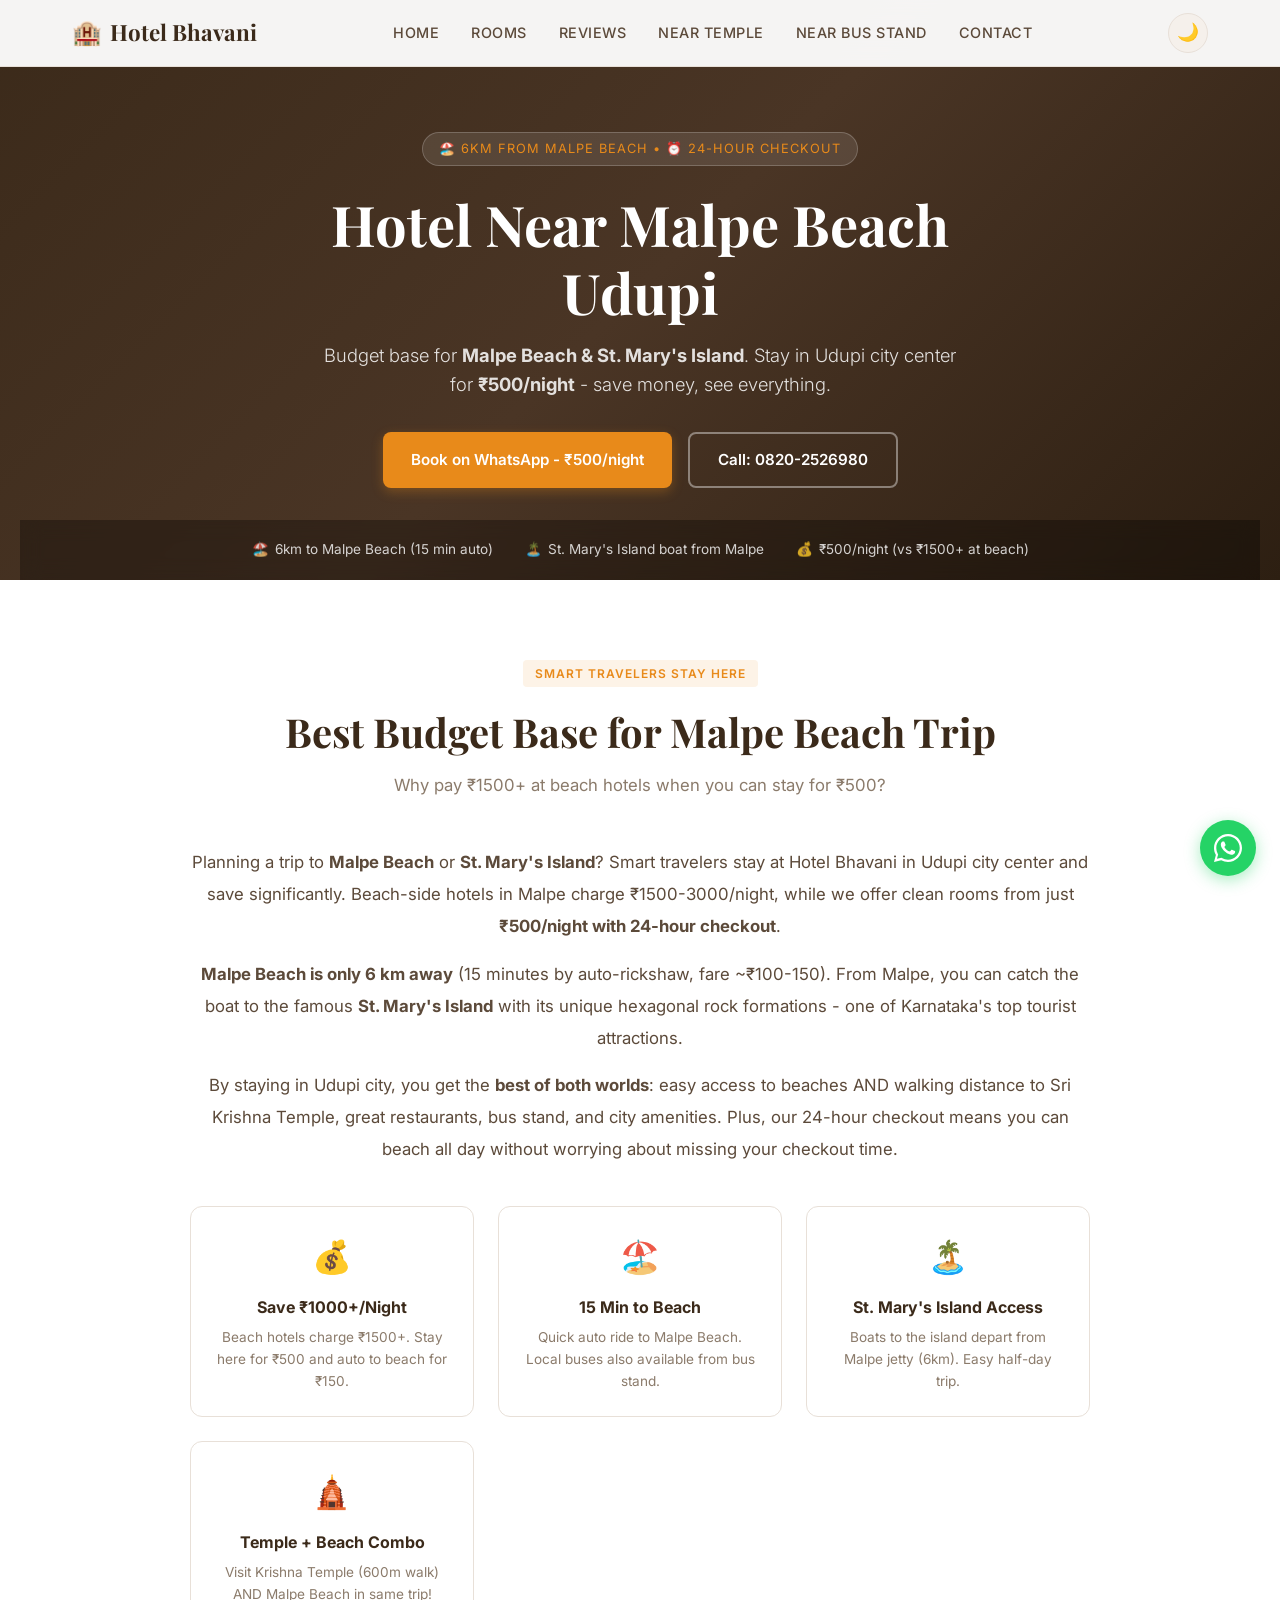
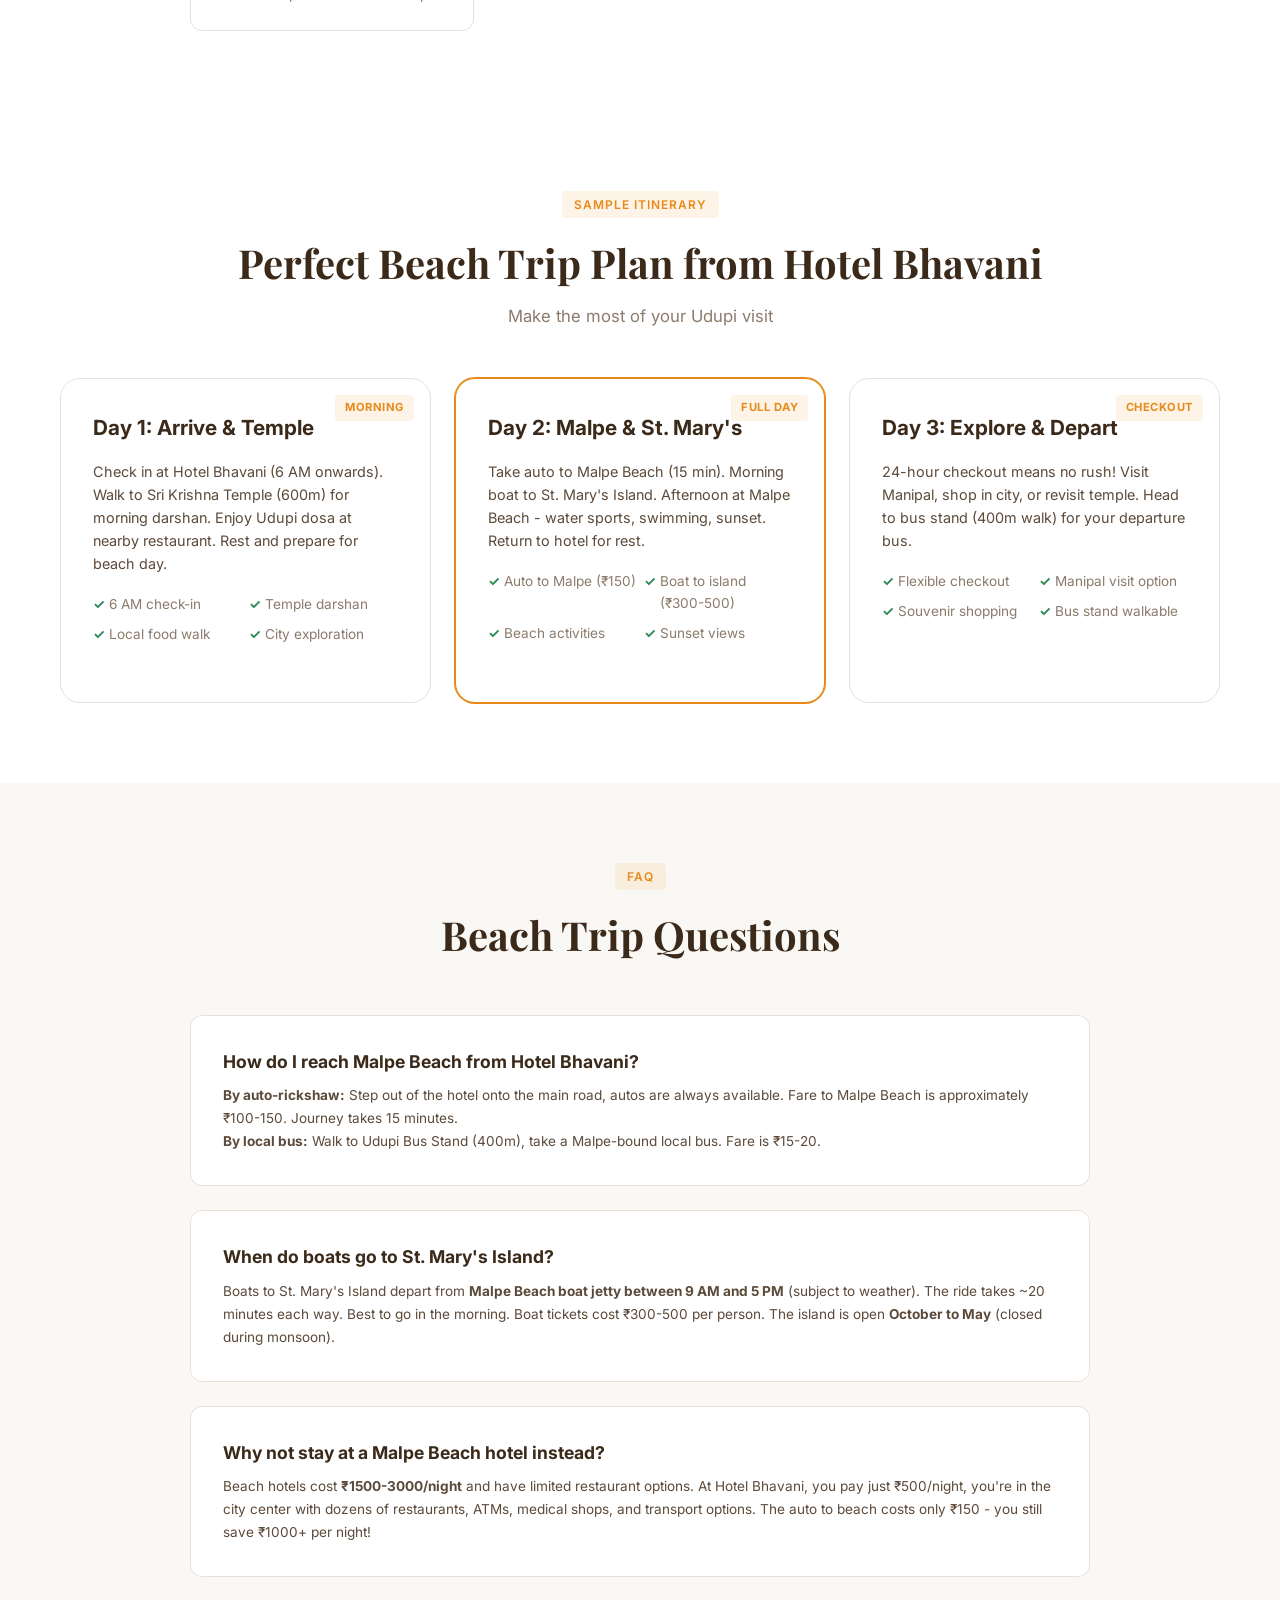
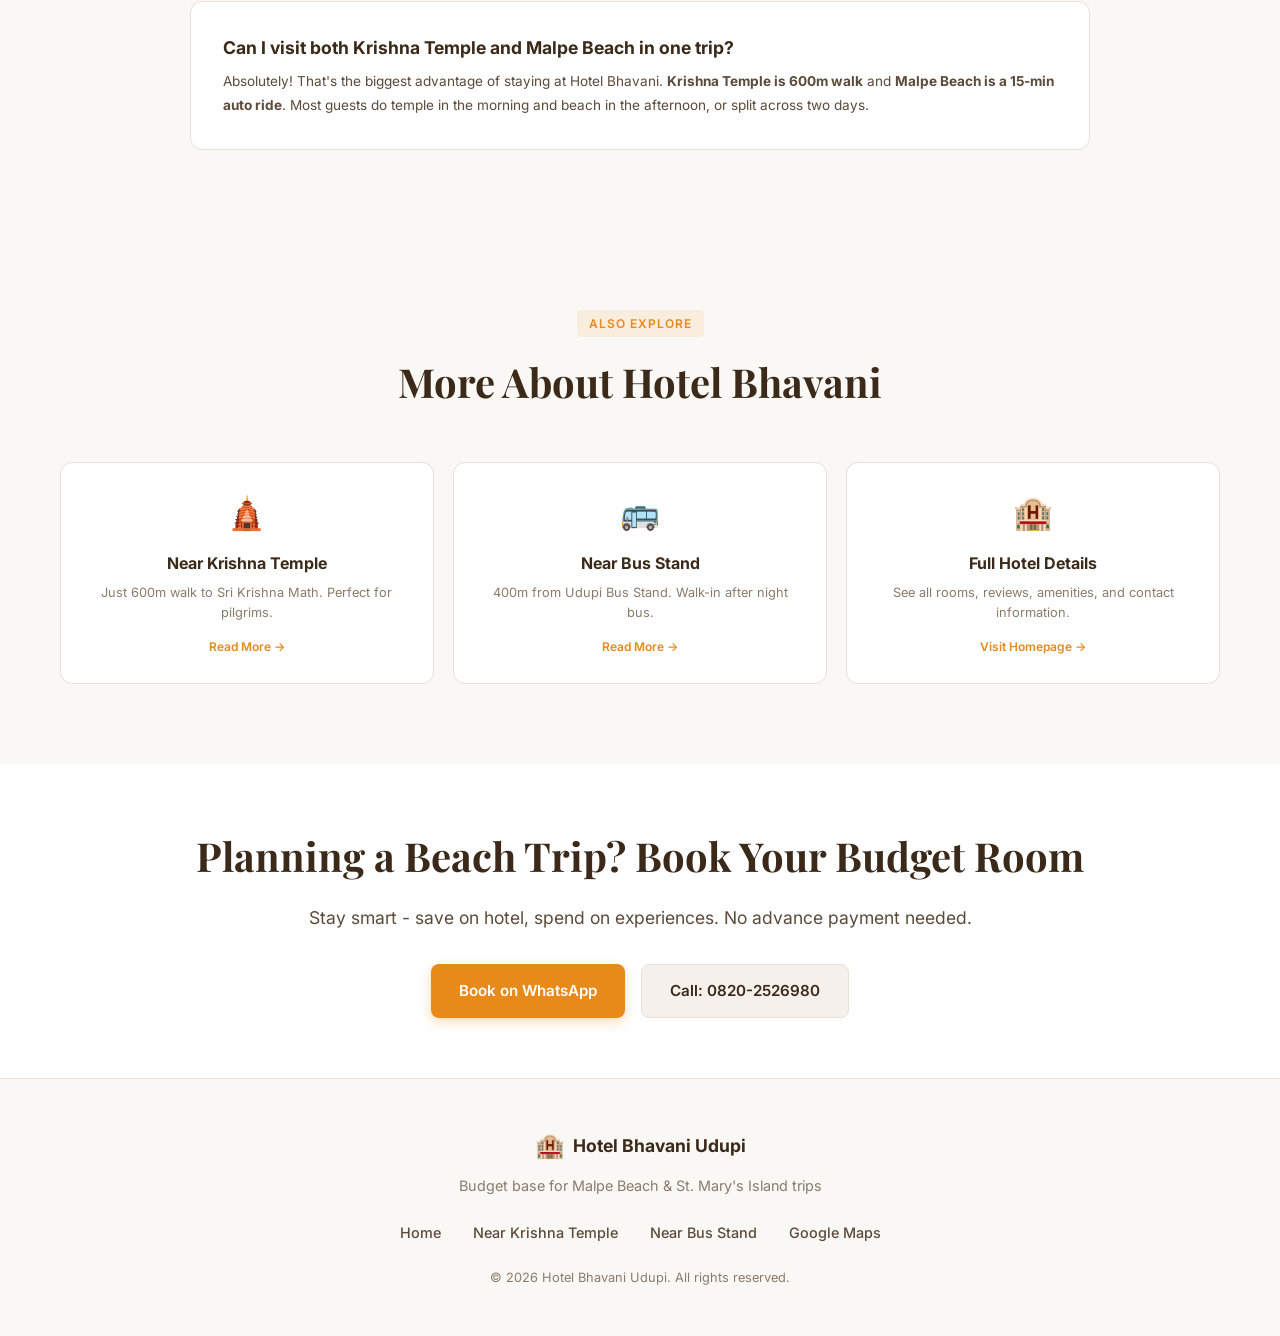
<file: hotel-near-malpe-beach-udupi.html>
<!DOCTYPE html>
<html lang="en" data-theme="light">
<head>
    <meta charset="UTF-8">
    <meta name="viewport" content="width=device-width, initial-scale=1.0">
    <title>Hotel Near Malpe Beach Udupi - Budget Stay ₹500/night | St. Mary's Island Base | Hotel Bhavani</title>
    <meta name="description" content="Budget hotel near Malpe Beach Udupi - Hotel Bhavani is 6km from Malpe Beach & St. Mary's Island boat point. Rooms from ₹500/night with 24-hour checkout. Best base for beach trips. ಮಲ್ಪೆ ಬೀಚ್ ಹತ್ತಿರ ಹೋಟೆಲ್">
    <meta name="keywords" content="hotel near malpe beach, malpe beach hotel udupi, budget hotel malpe beach, st marys island hotel, cheap hotel near malpe beach, udupi beach hotel, affordable stay malpe, ಮಲ್ಪೆ ಬೀಚ್ ಹೋಟೆಲ್, hotel for malpe beach trip">
    <link rel="canonical" href="https://www.hotelbhavaniudupi.in/hotel-near-malpe-beach-udupi.html">

    <!-- Open Graph -->
    <meta property="og:title" content="Budget Hotel Near Malpe Beach Udupi - Hotel Bhavani | ₹500/night">
    <meta property="og:description" content="Stay at Hotel Bhavani (6km from Malpe Beach) for ₹500/night. Perfect base for Malpe Beach, St. Mary's Island, and Udupi sightseeing. 24-hour checkout.">
    <meta property="og:image" content="https://www.hotelbhavaniudupi.in/images/hotel-bhavani-exterior.webp">
    <meta property="og:type" content="website">
    <meta property="og:url" content="https://www.hotelbhavaniudupi.in/hotel-near-malpe-beach-udupi.html">
    <meta property="og:locale" content="en_IN">
    <meta property="og:site_name" content="Hotel Bhavani Udupi">

    <!-- Geo Meta -->
    <meta name="geo.region" content="IN-KA">
    <meta name="geo.placename" content="Udupi">
    <meta name="geo.position" content="13.3401454;74.7496898">
    <meta name="robots" content="index, follow">

    <link rel="icon" type="image/svg+xml" href="data:image/svg+xml,<svg xmlns='http://www.w3.org/2000/svg' viewBox='0 0 100 100'><text y='.9em' font-size='90'>🏨</text></svg>">
    <link rel="preconnect" href="https://fonts.googleapis.com">
    <link rel="preconnect" href="https://fonts.gstatic.com" crossorigin>
    <link href="https://fonts.googleapis.com/css2?family=Playfair+Display:wght@400;600;700&family=Inter:wght@300;400;500;600;700&display=swap" rel="stylesheet" media="print" onload="this.media='all'">
    <noscript><link href="https://fonts.googleapis.com/css2?family=Playfair+Display:wght@400;600;700&family=Inter:wght@300;400;500;600;700&display=swap" rel="stylesheet"></noscript>
    <link rel="stylesheet" href="styles.css">

    <!-- Schema -->
    <script type="application/ld+json">
    {
      "@context": "https://schema.org",
      "@type": "Hotel",
      "name": "Hotel Bhavani Boarding & Lodging",
      "description": "Budget hotel near Malpe Beach in Udupi. Located 6km from Malpe Beach and St. Mary's Island boat point. Affordable rooms from ₹500/night with 24-hour checkout. Best base for beach tourism in Udupi.",
      "url": "https://www.hotelbhavaniudupi.in/hotel-near-malpe-beach-udupi.html",
      "telephone": "+91-820-2526980",
      "address": {
        "@type": "PostalAddress",
        "streetAddress": "Shyam Complex, Maruthi Veethika, Near Head Post Office",
        "addressLocality": "Udupi",
        "addressRegion": "Karnataka",
        "postalCode": "576101",
        "addressCountry": "IN"
      },
      "geo": {
        "@type": "GeoCoordinates",
        "latitude": "13.3401454",
        "longitude": "74.7496898"
      },
      "priceRange": "₹500 - ₹900",
      "checkinTime": "06:00",
      "checkoutTime": "24 hours from check-in"
    }
    </script>

    <!-- LocalBusiness Schema for local SEO -->
    <script type="application/ld+json">
    {
      "@context": "https://schema.org",
      "@type": "LodgingBusiness",
      "name": "Hotel Bhavani Boarding & Lodging",
      "url": "https://www.hotelbhavaniudupi.in/hotel-near-malpe-beach-udupi.html",
      "telephone": "+91-820-2526980",
      "address": {
        "@type": "PostalAddress",
        "streetAddress": "Shyam Complex, Maruthi Veethika, Near Head Post Office",
        "addressLocality": "Udupi",
        "addressRegion": "Karnataka",
        "postalCode": "576101",
        "addressCountry": "IN"
      },
      "geo": {
        "@type": "GeoCoordinates",
        "latitude": "13.3401454",
        "longitude": "74.7496898"
      },
      "openingHours": "Mo-Su 06:00-23:00",
      "priceRange": "₹500 - ₹900",
      "currenciesAccepted": "INR",
      "paymentAccepted": "Cash, UPI",
      "makesOffer": [
        {
          "@type": "Offer",
          "name": "Single Bedded Room",
          "price": "500",
          "priceCurrency": "INR",
          "unitCode": "DAY"
        },
        {
          "@type": "Offer",
          "name": "Double Bedded Room",
          "price": "700",
          "priceCurrency": "INR",
          "unitCode": "DAY"
        },
        {
          "@type": "Offer",
          "name": "Three Bedded Room",
          "price": "900",
          "priceCurrency": "INR",
          "unitCode": "DAY"
        }
      ]
    }
    </script>

    <!-- FAQ Schema -->
    <script type="application/ld+json">
    {
      "@context": "https://schema.org",
      "@type": "FAQPage",
      "mainEntity": [
        {
          "@type": "Question",
          "name": "How far is Hotel Bhavani from Malpe Beach?",
          "acceptedAnswer": {
            "@type": "Answer",
            "text": "Hotel Bhavani is 6 km from Malpe Beach, which takes about 15 minutes by auto-rickshaw or taxi. Auto fare is approximately ₹100-150 one way. You can also take a local bus from Udupi bus stand (400m from our hotel) to Malpe."
          }
        },
        {
          "@type": "Question",
          "name": "Why stay at Hotel Bhavani instead of a hotel at Malpe Beach?",
          "acceptedAnswer": {
            "@type": "Answer",
            "text": "Hotel Bhavani in Udupi city center offers much cheaper rates (₹500 vs ₹1500+ at beach hotels), 24-hour checkout, proximity to Udupi Bus Stand and Krishna Temple, and access to restaurants and ATMs. Malpe Beach is only a short 15-minute auto ride away."
          }
        },
        {
          "@type": "Question",
          "name": "How do I get to St. Mary's Island from Hotel Bhavani?",
          "acceptedAnswer": {
            "@type": "Answer",
            "text": "Take an auto from the hotel to Malpe Beach boat jetty (6km, 15 min). Boats to St. Mary's Island depart from Malpe between 9 AM and 5 PM. The boat ride takes about 20 minutes. Total cost: ~₹150 auto + ₹300-500 boat ticket."
          }
        },
        {
          "@type": "Question",
          "name": "Can Hotel Bhavani help arrange transport to Malpe Beach?",
          "acceptedAnswer": {
            "@type": "Answer",
            "text": "Yes! Ask at reception and we can help you find an auto-rickshaw. Autos are also readily available on the main road right outside our hotel. The ride to Malpe Beach takes about 15 minutes."
          }
        }
      ]
    }
    </script>
</head>
<body>
    <header class="header">
        <nav class="navbar">
            <a href="index.html" class="logo">
                <span class="logo-icon">🏨</span>
                <span class="logo-text">Hotel Bhavani</span>
            </a>
            <button class="hamburger" id="hamburger" aria-label="Toggle navigation menu">
                <span class="hamburger-line"></span>
                <span class="hamburger-line"></span>
                <span class="hamburger-line"></span>
            </button>
            <ul class="nav-menu" id="navMenu">
                <li><a href="index.html">Home</a></li>
                <li><a href="index.html#rooms">Rooms</a></li>
                <li><a href="index.html#reviews">Reviews</a></li>
                <li><a href="budget-hotel-near-krishna-temple-udupi.html">Near Temple</a></li>
                <li><a href="cheap-hotel-near-bus-stand-udupi.html">Near Bus Stand</a></li>
                <li><a href="index.html#contact">Contact</a></li>
            </ul>
            <button class="theme-toggle" id="themeToggle" aria-label="Toggle dark mode">
                <span class="theme-icon">🌙</span>
            </button>
        </nav>
    </header>

    <!-- Hero Section -->
    <section class="hero" style="min-height: 45vh;">
        <div class="hero-content">
            <div class="hero-badge">🏖️ 6km from Malpe Beach &bull; ⏰ 24-Hour Checkout</div>
            <h1 class="hero-title">Hotel Near Malpe Beach Udupi</h1>
            <p class="hero-subtitle">Budget base for <strong>Malpe Beach & St. Mary's Island</strong>. Stay in Udupi city center for <strong>₹500/night</strong>  -  save money, see everything.</p>
            <div class="hero-actions">
                <a href="javascript:void(0)" onclick="openWhatsApp()" class="btn btn-primary">Book on WhatsApp - ₹500/night</a>
                <a href="tel:08202526980" class="btn btn-outline">Call: 0820-2526980</a>
            </div>
        </div>
        <div class="hero-info-bar">
            <div class="info-item"><span>🏖️</span> <span>6km to Malpe Beach (15 min auto)</span></div>
            <div class="info-item"><span>🏝️</span> <span>St. Mary's Island boat from Malpe</span></div>
            <div class="info-item"><span>💰</span> <span>₹500/night (vs ₹1500+ at beach)</span></div>
        </div>
    </section>

    <!-- Main Content -->
    <section class="about">
        <div class="container">
            <div class="section-header">
                <span class="section-tag">Smart Travelers Stay Here</span>
                <h2 class="section-title">Best Budget Base for Malpe Beach Trip</h2>
                <p class="section-subtitle">Why pay ₹1500+ at beach hotels when you can stay for ₹500?</p>
            </div>

            <div class="about-grid">
                <div class="about-text">
                    <p>Planning a trip to <strong>Malpe Beach</strong> or <strong>St. Mary's Island</strong>? Smart travelers stay at Hotel Bhavani in Udupi city center and save significantly. Beach-side hotels in Malpe charge ₹1500-3000/night, while we offer clean rooms from just <strong>₹500/night with 24-hour checkout</strong>.</p>
                    <p style="margin-top: 1rem;"><strong>Malpe Beach is only 6 km away</strong> (15 minutes by auto-rickshaw, fare ~₹100-150). From Malpe, you can catch the boat to the famous <strong>St. Mary's Island</strong> with its unique hexagonal rock formations  -  one of Karnataka's top tourist attractions.</p>
                    <p style="margin-top: 1rem;">By staying in Udupi city, you get the <strong>best of both worlds</strong>: easy access to beaches AND walking distance to Sri Krishna Temple, great restaurants, bus stand, and city amenities. Plus, our 24-hour checkout means you can beach all day without worrying about missing your checkout time.</p>
                </div>

                <div class="features-grid" style="margin-top: 2rem;">
                    <div class="feature-card">
                        <span class="feature-icon">💰</span>
                        <h3>Save ₹1000+/Night</h3>
                        <p>Beach hotels charge ₹1500+. Stay here for ₹500 and auto to beach for ₹150.</p>
                    </div>
                    <div class="feature-card">
                        <span class="feature-icon">🏖️</span>
                        <h3>15 Min to Beach</h3>
                        <p>Quick auto ride to Malpe Beach. Local buses also available from bus stand.</p>
                    </div>
                    <div class="feature-card">
                        <span class="feature-icon">🏝️</span>
                        <h3>St. Mary's Island Access</h3>
                        <p>Boats to the island depart from Malpe jetty (6km). Easy half-day trip.</p>
                    </div>
                    <div class="feature-card">
                        <span class="feature-icon">🛕</span>
                        <h3>Temple + Beach Combo</h3>
                        <p>Visit Krishna Temple (600m walk) AND Malpe Beach in same trip!</p>
                    </div>
                </div>
            </div>
        </div>
    </section>

    <!-- Day Plan Section -->
    <section class="rooms">
        <div class="container">
            <div class="section-header">
                <span class="section-tag">Sample Itinerary</span>
                <h2 class="section-title">Perfect Beach Trip Plan from Hotel Bhavani</h2>
                <p class="section-subtitle">Make the most of your Udupi visit</p>
            </div>
            <div class="rooms-grid">
                <div class="room-card">
                    <div class="room-badge">Morning</div>
                    <div class="room-header">
                        <h3>Day 1: Arrive & Temple</h3>
                    </div>
                    <p>Check in at Hotel Bhavani (6 AM onwards). Walk to Sri Krishna Temple (600m) for morning darshan. Enjoy Udupi dosa at nearby restaurant. Rest and prepare for beach day.</p>
                    <ul class="room-amenities">
                        <li>6 AM check-in</li>
                        <li>Temple darshan</li>
                        <li>Local food walk</li>
                        <li>City exploration</li>
                    </ul>
                </div>
                <div class="room-card featured">
                    <div class="room-badge">Full Day</div>
                    <div class="room-header">
                        <h3>Day 2: Malpe & St. Mary's</h3>
                    </div>
                    <p>Take auto to Malpe Beach (15 min). Morning boat to St. Mary's Island. Afternoon at Malpe Beach  -  water sports, swimming, sunset. Return to hotel for rest.</p>
                    <ul class="room-amenities">
                        <li>Auto to Malpe (₹150)</li>
                        <li>Boat to island (₹300-500)</li>
                        <li>Beach activities</li>
                        <li>Sunset views</li>
                    </ul>
                </div>
                <div class="room-card">
                    <div class="room-badge">Checkout</div>
                    <div class="room-header">
                        <h3>Day 3: Explore & Depart</h3>
                    </div>
                    <p>24-hour checkout means no rush! Visit Manipal, shop in city, or revisit temple. Head to bus stand (400m walk) for your departure bus.</p>
                    <ul class="room-amenities">
                        <li>Flexible checkout</li>
                        <li>Manipal visit option</li>
                        <li>Souvenir shopping</li>
                        <li>Bus stand walkable</li>
                    </ul>
                </div>
            </div>
        </div>
    </section>

    <!-- FAQ Section -->
    <section class="about" style="background: var(--bg-secondary);">
        <div class="container">
            <div class="section-header">
                <span class="section-tag">FAQ</span>
                <h2 class="section-title">Beach Trip Questions</h2>
            </div>
            <div class="about-grid" style="text-align: left;">
                <div class="features-grid" style="grid-template-columns: 1fr;">
                    <div class="feature-card" style="text-align: left; padding: 2rem;">
                        <h3 style="margin-bottom: 0.5rem; font-size: 1.1rem;">How do I reach Malpe Beach from Hotel Bhavani?</h3>
                        <p style="color: var(--text-secondary); line-height: 1.7;"><strong>By auto-rickshaw:</strong> Step out of the hotel onto the main road, autos are always available. Fare to Malpe Beach is approximately ₹100-150. Journey takes 15 minutes.<br><strong>By local bus:</strong> Walk to Udupi Bus Stand (400m), take a Malpe-bound local bus. Fare is ₹15-20.</p>
                    </div>
                    <div class="feature-card" style="text-align: left; padding: 2rem;">
                        <h3 style="margin-bottom: 0.5rem; font-size: 1.1rem;">When do boats go to St. Mary's Island?</h3>
                        <p style="color: var(--text-secondary); line-height: 1.7;">Boats to St. Mary's Island depart from <strong>Malpe Beach boat jetty between 9 AM and 5 PM</strong> (subject to weather). The ride takes ~20 minutes each way. Best to go in the morning. Boat tickets cost ₹300-500 per person. The island is open <strong>October to May</strong> (closed during monsoon).</p>
                    </div>
                    <div class="feature-card" style="text-align: left; padding: 2rem;">
                        <h3 style="margin-bottom: 0.5rem; font-size: 1.1rem;">Why not stay at a Malpe Beach hotel instead?</h3>
                        <p style="color: var(--text-secondary); line-height: 1.7;">Beach hotels cost <strong>₹1500-3000/night</strong> and have limited restaurant options. At Hotel Bhavani, you pay just ₹500/night, you're in the city center with dozens of restaurants, ATMs, medical shops, and transport options. The auto to beach costs only ₹150  -  you still save ₹1000+ per night!</p>
                    </div>
                    <div class="feature-card" style="text-align: left; padding: 2rem;">
                        <h3 style="margin-bottom: 0.5rem; font-size: 1.1rem;">Can I visit both Krishna Temple and Malpe Beach in one trip?</h3>
                        <p style="color: var(--text-secondary); line-height: 1.7;">Absolutely! That's the biggest advantage of staying at Hotel Bhavani. <strong>Krishna Temple is 600m walk</strong> and <strong>Malpe Beach is a 15-min auto ride</strong>. Most guests do temple in the morning and beach in the afternoon, or split across two days.</p>
                    </div>
                </div>
            </div>
        </div>
    </section>

    <!-- Internal Links -->
    <section class="nearby">
        <div class="container">
            <div class="section-header">
                <span class="section-tag">Also Explore</span>
                <h2 class="section-title">More About Hotel Bhavani</h2>
            </div>
            <div class="nearby-grid" style="grid-template-columns: repeat(auto-fit, minmax(280px, 1fr));">
                <a href="budget-hotel-near-krishna-temple-udupi.html" class="nearby-card" style="text-decoration: none;">
                    <span class="nearby-icon">🛕</span>
                    <h3>Near Krishna Temple</h3>
                    <p>Just 600m walk to Sri Krishna Math. Perfect for pilgrims.</p>
                    <span class="nearby-distance">Read More &rarr;</span>
                </a>
                <a href="cheap-hotel-near-bus-stand-udupi.html" class="nearby-card" style="text-decoration: none;">
                    <span class="nearby-icon">🚌</span>
                    <h3>Near Bus Stand</h3>
                    <p>400m from Udupi Bus Stand. Walk-in after night bus.</p>
                    <span class="nearby-distance">Read More &rarr;</span>
                </a>
                <a href="index.html" class="nearby-card" style="text-decoration: none;">
                    <span class="nearby-icon">🏨</span>
                    <h3>Full Hotel Details</h3>
                    <p>See all rooms, reviews, amenities, and contact information.</p>
                    <span class="nearby-distance">Visit Homepage &rarr;</span>
                </a>
            </div>
        </div>
    </section>

    <!-- CTA -->
    <section class="contact" style="padding: 60px 0;">
        <div class="container" style="text-align: center;">
            <h2 class="section-title" style="margin-bottom: 1rem;">Planning a Beach Trip? Book Your Budget Room</h2>
            <p style="color: var(--text-secondary); margin-bottom: 2rem; font-size: 1.1rem;">Stay smart  -  save on hotel, spend on experiences. No advance payment needed.</p>
            <div style="display: flex; gap: 1rem; justify-content: center; flex-wrap: wrap;">
                <a href="javascript:void(0)" onclick="openWhatsApp()" class="btn btn-primary">Book on WhatsApp</a>
                <a href="tel:08202526980" class="btn btn-secondary">Call: 0820-2526980</a>
            </div>
        </div>
    </section>

    <footer class="footer">
        <div class="container">
            <div class="footer-content">
                <div class="footer-brand">
                    <span class="logo-icon">🏨</span>
                    <span>Hotel Bhavani Udupi</span>
                </div>
                <p class="footer-tagline">Budget base for Malpe Beach & St. Mary's Island trips</p>
                <div class="footer-links">
                    <a href="index.html">Home</a>
                    <a href="budget-hotel-near-krishna-temple-udupi.html">Near Krishna Temple</a>
                    <a href="cheap-hotel-near-bus-stand-udupi.html">Near Bus Stand</a>
                    <a href="https://maps.app.goo.gl/Fn6qMLiw7N8J1hVw6" target="_blank">Google Maps</a>
                </div>
                <p class="footer-copy">&copy; <span id="currentYear"></span> Hotel Bhavani Udupi. All rights reserved.</p>
            </div>
        </div>
    </footer>

    <!-- Floating WhatsApp -->
    <a href="javascript:void(0)" onclick="openWhatsApp()" class="whatsapp-float" aria-label="Chat on WhatsApp">
        <svg xmlns="http://www.w3.org/2000/svg" viewBox="0 0 32 32" fill="white" width="28" height="28">
            <path d="M16.004 0C7.175 0 .003 7.172.003 16.001c0 2.82.737 5.573 2.14 7.998L.003 32l8.21-2.096a15.94 15.94 0 007.791 2.016C24.833 31.92 32 24.748 32 15.92 32 7.09 24.833-.08 16.004 0zm0 29.318a13.28 13.28 0 01-6.97-1.97l-.5-.296-5.18 1.323 1.384-5.06-.326-.518A13.24 13.24 0 012.6 16.001c0-7.39 6.013-13.4 13.404-13.4 7.39 0 13.4 6.01 13.4 13.4 0 7.39-6.01 13.317-13.4 13.317zm7.346-10.035c-.403-.2-2.383-1.175-2.752-1.31-.369-.134-.637-.2-.906.202-.268.4-1.04 1.31-1.275 1.578-.235.268-.47.302-.873.1-.403-.2-1.7-.625-3.24-1.994-1.197-1.066-2.005-2.382-2.24-2.785-.235-.403-.025-.62.177-.82.181-.181.403-.47.604-.706.202-.235.268-.403.403-.672.134-.268.067-.503-.034-.706-.1-.2-.906-2.183-1.241-2.99-.327-.784-.66-.677-.906-.69-.235-.01-.504-.013-.773-.013-.268 0-.705.1-1.074.503-.369.403-1.407 1.375-1.407 3.354 0 1.98 1.44 3.892 1.642 4.16.2.268 2.835 4.33 6.872 6.072.96.415 1.71.663 2.294.849.964.306 1.842.263 2.535.16.773-.116 2.383-.975 2.72-1.916.335-.94.335-1.747.234-1.915-.1-.168-.369-.268-.772-.47z"/>
        </svg>
    </a>

    <script src="script.js" defer></script>
</body>
</html>
</file>
<file: styles.css>
/* ===== CSS VARIABLES & THEME ===== */
:root, [data-theme="light"] {
    --bg-primary: #ffffff;
    --bg-secondary: #faf8f5;
    --bg-tertiary: #f5f0eb;
    --bg-card: #ffffff;
    --text-primary: #3b2a1a;
    --text-secondary: #5c4a3a;
    --text-muted: #8b7b6b;
    --accent: #e88a1a;
    --accent-hover: #d47a10;
    --accent-light: rgba(232, 138, 26, 0.1);
    --green: #2e8b57;
    --green-light: rgba(46, 139, 87, 0.1);
    --border: #e8e0d8;
    --shadow-sm: 0 2px 8px rgba(59,42,26,0.06);
    --shadow-md: 0 4px 20px rgba(59,42,26,0.08);
    --shadow-lg: 0 8px 40px rgba(59,42,26,0.12);
    --header-bg: rgba(255,255,255,0.95);
    --hero-bg: linear-gradient(135deg, #3b2a1a 0%, #4a3525 50%, #2d1f12 100%);
    --radius: 12px;
    --radius-lg: 20px;
    --transition: 0.3s cubic-bezier(0.4, 0, 0.2, 1);
}

[data-theme="dark"] {
    --bg-primary: #1a1410;
    --bg-secondary: #241c16;
    --bg-tertiary: #2e2318;
    --bg-card: #2a2018;
    --text-primary: #f5f0eb;
    --text-secondary: #d4c8bc;
    --text-muted: #9c8e80;
    --accent: #f0a030;
    --accent-hover: #fbb040;
    --accent-light: rgba(240, 160, 48, 0.15);
    --green: #4caf7a;
    --green-light: rgba(76, 175, 122, 0.12);
    --border: #3d3028;
    --shadow-sm: 0 2px 8px rgba(0,0,0,0.3);
    --shadow-md: 0 4px 20px rgba(0,0,0,0.4);
    --shadow-lg: 0 8px 40px rgba(0,0,0,0.5);
    --header-bg: #0d0a07;
    --hero-bg: linear-gradient(135deg, #0f0b08 0%, #1a1410 50%, #241c16 100%);
}

/* Dark mode: make header clearly dark */
[data-theme="dark"] .header {
    background: #0d0a07;
    backdrop-filter: none;
    border-bottom: 1px solid #2a2018;
    box-shadow: 0 2px 8px rgba(0,0,0,0.8);
}
[data-theme="dark"] .logo-text {
    color: #ffffff;
}
[data-theme="dark"] .nav-menu a {
    color: #f5f0eb;
}


/* ===== RESET & BASE ===== */
* { margin: 0; padding: 0; box-sizing: border-box; }
html { scroll-behavior: smooth; }
body {
    font-family: 'Inter', -apple-system, sans-serif;
    line-height: 1.6;
    color: var(--text-primary);
    background: var(--bg-primary);
    overflow-x: hidden;
    transition: background var(--transition), color var(--transition);
}

/* Skip link for accessibility */
.skip-link {
    position: absolute; top: -100px; left: 50%; transform: translateX(-50%);
    background: var(--accent); color: #fff; padding: 12px 24px;
    border-radius: 0 0 8px 8px; font-weight: 600; z-index: 9999;
    transition: top 0.2s ease;
}
.skip-link:focus { top: 0; color: #fff; }

/* Focus visible for keyboard navigation */
*:focus-visible {
    outline: 3px solid var(--accent);
    outline-offset: 2px;
    border-radius: 4px;
}
button:focus:not(:focus-visible),
a:focus:not(:focus-visible) {
    outline: none;
}
.container { max-width: 1200px; margin: 0 auto; padding: 0 20px; }
a { color: var(--accent); text-decoration: none; transition: color var(--transition); }
a:hover { color: var(--accent-hover); }

/* ===== BUTTONS ===== */
.btn {
    display: inline-flex; align-items: center; justify-content: center;
    padding: 14px 28px; border-radius: 8px; font-weight: 600;
    font-size: 0.95rem; cursor: pointer; transition: all var(--transition);
    border: none; text-decoration: none; gap: 8px;
}
.btn-primary {
    background: var(--accent); color: #fff;
    box-shadow: 0 4px 12px rgba(232,138,26,0.3);
}
.btn-primary:hover { background: var(--accent-hover); transform: translateY(-2px); color: #fff; }
.btn-outline {
    background: transparent; color: #fff; border: 2px solid rgba(255,255,255,0.4);
}
.btn-outline:hover { border-color: #fff; background: rgba(255,255,255,0.1); color: #fff; }
.btn-secondary {
    background: var(--bg-tertiary); color: var(--text-primary); border: 1px solid var(--border);
}
.btn-secondary:hover { background: var(--accent-light); border-color: var(--accent); }
.btn-full { width: 100%; }


/* ===== HEADER ===== */
.header {
    position: fixed; top: 0; width: 100%; z-index: 1000;
    background: var(--header-bg); backdrop-filter: blur(20px);
    border-bottom: 1px solid var(--border); transition: all var(--transition);
}
.navbar {
    display: flex; justify-content: space-between; align-items: center;
    padding: 0.8rem 2rem; max-width: 1200px; margin: 0 auto;
}
.logo { display: flex; align-items: center; gap: 8px; }
.logo-icon { font-size: 1.5rem; }
.logo-text {
    font-family: 'Playfair Display', serif; font-size: 1.4rem;
    font-weight: 700; color: var(--text-primary);
}
.nav-menu { display: flex; list-style: none; gap: 2rem; }
.nav-menu a {
    color: var(--text-secondary); font-weight: 500; font-size: 0.9rem;
    text-transform: uppercase; letter-spacing: 0.5px; position: relative;
}
.nav-menu a:hover { color: var(--accent); }
.nav-menu a::after {
    content: ''; position: absolute; bottom: -4px; left: 0;
    width: 0; height: 2px; background: var(--accent); transition: width var(--transition);
}
.nav-menu a:hover::after { width: 100%; }

/* Theme Toggle */
.theme-toggle {
    background: var(--bg-tertiary); border: 1px solid var(--border);
    width: 40px; height: 40px; border-radius: 50%; cursor: pointer;
    display: flex; align-items: center; justify-content: center;
    font-size: 1.1rem; transition: all var(--transition);
}
.theme-toggle:hover { background: var(--accent-light); border-color: var(--accent); }

/* Hamburger */
.hamburger {
    display: none; flex-direction: column; justify-content: space-between;
    width: 24px; height: 18px; background: transparent; border: none; cursor: pointer; padding: 0;
}
.hamburger-line {
    display: block; width: 100%; height: 2px;
    background: var(--text-primary); border-radius: 2px; transition: all var(--transition);
}
.hamburger.active .hamburger-line:nth-child(1) { transform: rotate(45deg) translate(4px, 6px); }
.hamburger.active .hamburger-line:nth-child(2) { opacity: 0; }
.hamburger.active .hamburger-line:nth-child(3) { transform: rotate(-45deg) translate(4px, -6px); }


/* ===== HERO ===== */
.hero {
    min-height: 55vh; display: flex; flex-direction: column;
    justify-content: center; align-items: center; text-align: center;
    background: var(--hero-bg); color: #fff; padding: 100px 20px 0;
    position: relative;
}
.hero-content { max-width: 700px; padding: 2rem; }
.hero-badge {
    display: inline-block; padding: 6px 16px; border-radius: 20px;
    background: rgba(255,255,255,0.1); border: 1px solid rgba(255,255,255,0.2);
    font-size: 0.8rem; letter-spacing: 1px; text-transform: uppercase;
    margin-bottom: 1.5rem; color: var(--accent);
}
.hero-title {
    font-family: 'Playfair Display', serif; font-size: 3.5rem;
    font-weight: 700; margin-bottom: 1rem; line-height: 1.2;
}
.hero-subtitle { font-size: 1.15rem; opacity: 0.85; margin-bottom: 2rem; font-weight: 300; }
.hero-actions { display: flex; gap: 1rem; justify-content: center; flex-wrap: wrap; }
.hero-info-bar {
    display: flex; gap: 2rem; justify-content: center; flex-wrap: wrap;
    padding: 1.2rem 2rem; background: rgba(0,0,0,0.3);
    backdrop-filter: blur(10px); width: 100%; margin-top: auto;
}
.info-item {
    display: flex; align-items: center; gap: 6px;
    font-size: 0.85rem; color: rgba(255,255,255,0.8);
}
.info-item a { color: var(--accent); }

/* ===== STATS BAR ===== */
.stats-bar { background: var(--green); padding: 1.5rem 0; }
.stats-grid {
    display: grid; grid-template-columns: repeat(4, 1fr); gap: 1rem; text-align: center;
}
.stat-number { display: block; font-size: 1.8rem; font-weight: 700; color: #fff; }
.stat-label { font-size: 0.8rem; color: rgba(255,255,255,0.8); text-transform: uppercase; letter-spacing: 0.5px; }


/* ===== SECTIONS ===== */
section { padding: 80px 0; }
.section-header { text-align: center; margin-bottom: 3rem; }
.section-tag {
    display: inline-block; padding: 4px 12px; border-radius: 4px;
    background: var(--accent-light); color: var(--accent);
    font-size: 0.75rem; font-weight: 600; text-transform: uppercase;
    letter-spacing: 1px; margin-bottom: 0.8rem;
}
.section-title {
    font-family: 'Playfair Display', serif; font-size: 2.5rem;
    color: var(--text-primary); margin-bottom: 0.5rem;
}
.section-subtitle { color: var(--text-muted); font-size: 1.05rem; }

/* ===== ABOUT ===== */
.about { background: var(--bg-primary); }
.about-grid { max-width: 900px; margin: 0 auto; }
.about-text { color: var(--text-secondary); font-size: 1.05rem; line-height: 1.9; margin-bottom: 2.5rem; text-align: center; }
.features-grid { display: grid; grid-template-columns: repeat(auto-fit, minmax(220px, 1fr)); gap: 1.5rem; }
.feature-card {
    background: var(--bg-card); border: 1px solid var(--border);
    padding: 1.5rem; border-radius: var(--radius); text-align: center;
    transition: all var(--transition);
}
.feature-card:hover { transform: translateY(-4px); box-shadow: var(--shadow-md); border-color: var(--accent); }
.feature-icon { font-size: 2rem; margin-bottom: 0.8rem; display: block; }
.feature-card h3 { font-size: 1rem; color: var(--text-primary); margin-bottom: 0.4rem; }
.feature-card p { font-size: 0.85rem; color: var(--text-muted); }

/* ===== REVIEWS ===== */
.reviews { background: var(--bg-secondary); }

/* Scroll-snap carousel - native scrollable */
.reviews-carousel { position: relative; }
.reviews-track {
    display: flex; gap: 1.2rem;
    overflow-x: auto; scroll-snap-type: x mandatory;
    scroll-behavior: smooth; padding: 0.5rem 0 1.5rem;
    -webkit-overflow-scrolling: touch;
    scrollbar-width: thin;
    scrollbar-color: var(--accent) var(--border);
}
.reviews-track::-webkit-scrollbar { height: 6px; }
.reviews-track::-webkit-scrollbar-track { background: var(--border); border-radius: 3px; }
.reviews-track::-webkit-scrollbar-thumb { background: var(--accent); border-radius: 3px; }

.review-card {
    background: var(--bg-card); border: 1px solid var(--border);
    border-radius: var(--radius); padding: 2rem;
    transition: all var(--transition);
    min-width: 340px; max-width: 380px; flex-shrink: 0;
    scroll-snap-align: start;
    display: flex; flex-direction: column; justify-content: space-between;
    min-height: 260px;
}
.review-card:hover { transform: translateY(-4px); box-shadow: var(--shadow-md); border-color: var(--green); }
.review-stars { color: var(--accent); font-size: 1.2rem; margin-bottom: 1rem; letter-spacing: 2px; }
.review-text {
    font-size: 0.95rem; color: var(--text-secondary); line-height: 1.8;
    margin-bottom: 1.5rem; font-style: italic; flex-grow: 1;
}
.review-footer { display: flex; justify-content: space-between; align-items: center; padding-top: 1rem; border-top: 1px solid var(--border); }
.reviewer-info { display: flex; align-items: center; gap: 10px; }
.reviewer-avatar {
    width: 38px; height: 38px; border-radius: 50%;
    background: var(--green-light); color: var(--green);
    display: flex; align-items: center; justify-content: center;
    font-size: 0.75rem; font-weight: 700;
}
.reviewer-name { display: block; font-weight: 600; font-size: 0.9rem; color: var(--text-primary); }
.review-type { font-size: 0.75rem; color: var(--text-muted); }
.review-source {
    font-size: 0.75rem; color: var(--green); background: var(--green-light);
    padding: 4px 10px; border-radius: 4px; font-weight: 500;
}
.reviews-cta { text-align: center; margin-top: 2rem; }

/* Carousel dots (keep for auto-play indicator) */
.carousel-dots {
    display: flex; justify-content: center; gap: 8px; margin-top: 1rem;
}
.carousel-dot {
    width: 8px; height: 8px; border-radius: 50%; background: var(--border);
    border: none; cursor: pointer; transition: all var(--transition); padding: 0;
}
.carousel-dot.active { background: var(--green); width: 24px; border-radius: 4px; }

/* Carousel arrows */
.carousel-arrow {
    position: absolute; top: 50%; transform: translateY(-50%);
    width: 40px; height: 40px; border-radius: 50%;
    background: var(--bg-card); border: 1px solid var(--border);
    color: var(--text-primary); font-size: 1.5rem; cursor: pointer;
    display: flex; align-items: center; justify-content: center;
    z-index: 10; transition: all var(--transition);
    box-shadow: var(--shadow-sm);
}
.carousel-arrow:hover { background: var(--accent); color: #fff; border-color: var(--accent); box-shadow: var(--shadow-md); }
.carousel-arrow-left { left: -8px; }
.carousel-arrow-right { right: -8px; }


/* ===== ROOMS ===== */
.rooms { background: var(--bg-primary); }
.rooms-grid { display: grid; grid-template-columns: repeat(auto-fit, minmax(300px, 1fr)); gap: 1.5rem; }
.room-card {
    background: var(--bg-card); border: 1px solid var(--border);
    border-radius: var(--radius-lg); padding: 2rem; position: relative;
    transition: all var(--transition); overflow: hidden;
}
.room-card.featured { border-color: var(--accent); box-shadow: 0 0 0 1px var(--accent); }
.room-card:hover { transform: translateY(-4px); box-shadow: var(--shadow-lg); }
.room-badge {
    position: absolute; top: 16px; right: 16px;
    background: var(--accent-light); color: var(--accent);
    padding: 4px 10px; border-radius: 4px; font-size: 0.7rem;
    font-weight: 700; text-transform: uppercase; letter-spacing: 0.5px;
}
.room-header { margin-bottom: 1rem; }
.room-card h3 { font-size: 1.3rem; color: var(--text-primary); margin-bottom: 0.3rem; }
.room-price { font-size: 1.8rem; font-weight: 700; color: var(--accent); }
.room-price span { font-size: 0.9rem; font-weight: 400; color: var(--text-muted); }
.room-card > p { color: var(--text-secondary); font-size: 0.9rem; margin-bottom: 1.2rem; }
.room-amenities {
    list-style: none; display: grid; grid-template-columns: 1fr 1fr;
    gap: 0.5rem; margin-bottom: 1.5rem;
}
.room-amenities li {
    font-size: 0.85rem; color: var(--text-muted);
    padding-left: 16px; position: relative;
}
.room-amenities li::before { content: '✓'; position: absolute; left: 0; color: var(--green); font-weight: 700; }

/* ===== NEARBY ===== */
.nearby { background: var(--bg-secondary); }
.nearby-grid { display: grid; grid-template-columns: repeat(auto-fit, minmax(200px, 1fr)); gap: 1.2rem; }
.nearby-card {
    background: var(--bg-card); border: 1px solid var(--border);
    border-radius: var(--radius); padding: 1.5rem; text-align: center;
    transition: all var(--transition);
}
.nearby-card:hover { transform: translateY(-4px); box-shadow: var(--shadow-md); border-color: var(--accent); }
.nearby-icon { font-size: 2rem; display: block; margin-bottom: 0.8rem; }
.nearby-card h3 { font-size: 1rem; color: var(--text-primary); margin-bottom: 0.4rem; }
.nearby-card p { font-size: 0.8rem; color: var(--text-muted); margin-bottom: 0.6rem; }
.nearby-distance { font-size: 0.75rem; color: var(--accent); font-weight: 600; }


/* ===== HOW TO REACH ===== */
.how-to-reach { background: var(--bg-primary); }
.reach-grid { display: grid; grid-template-columns: repeat(auto-fit, minmax(260px, 1fr)); gap: 1.5rem; margin-bottom: 2rem; }
.reach-card {
    background: var(--bg-card); border: 1px solid var(--border);
    border-radius: var(--radius); padding: 1.5rem;
    transition: all var(--transition);
}
.reach-card:hover { transform: translateY(-4px); box-shadow: var(--shadow-md); border-color: var(--accent); }
.reach-icon { font-size: 2rem; margin-bottom: 0.8rem; }
.reach-card h3 { font-size: 1.05rem; color: var(--text-primary); margin-bottom: 0.8rem; }
.reach-details { font-size: 0.88rem; color: var(--text-secondary); }
.reach-distance { font-weight: 600; color: var(--accent); margin-bottom: 0.5rem; }
.reach-details ul { list-style: none; padding: 0; }
.reach-details li { padding: 0.3rem 0; padding-left: 18px; position: relative; }
.reach-details li::before { content: '→'; position: absolute; left: 0; color: var(--green); }
.reach-tip {
    background: var(--bg-secondary); border: 1px solid var(--border);
    border-left: 4px solid var(--accent); padding: 1.2rem 1.5rem;
    border-radius: 0 var(--radius) var(--radius) 0; font-size: 0.9rem;
    color: var(--text-secondary); line-height: 1.7;
}

/* ===== CONTACT ===== */
.contact { background: var(--bg-primary); }
.contact-content { display: grid; grid-template-columns: 1fr 1fr; gap: 3rem; }
.contact-info { display: flex; flex-direction: column; gap: 1.2rem; }
.contact-card {
    display: flex; align-items: flex-start; gap: 1rem;
    background: var(--bg-secondary); border: 1px solid var(--border);
    padding: 1.2rem; border-radius: var(--radius); transition: all var(--transition);
}
.contact-card:hover { border-color: var(--accent); }
.contact-card-icon { font-size: 1.5rem; flex-shrink: 0; }
.contact-card h4 { font-size: 0.95rem; color: var(--text-primary); margin-bottom: 0.2rem; }
.contact-card a { font-weight: 500; }
.contact-note { font-size: 0.8rem; color: var(--text-muted); margin-top: 0.2rem; }
.contact-card p { font-size: 0.9rem; color: var(--text-secondary); }
.contact-map { border-radius: var(--radius); overflow: hidden; }

.contact-form {
    background: var(--bg-secondary); border: 1px solid var(--border);
    padding: 2rem; border-radius: var(--radius-lg);
}
.contact-form h3 { font-size: 1.3rem; color: var(--text-primary); margin-bottom: 1.5rem; }
.form-group { margin-bottom: 1rem; }
.form-row { display: grid; grid-template-columns: 1fr 1fr; gap: 1rem; }
.form-label { display: block; font-size: 0.8rem; color: var(--text-muted); margin-bottom: 4px; }
.form-group input, .form-group select, .form-group textarea {
    width: 100%; padding: 12px 14px; border: 1px solid var(--border);
    border-radius: 8px; font-size: 0.9rem; background: var(--bg-primary);
    color: var(--text-primary); transition: all var(--transition);
    font-family: inherit;
}
.form-group input:focus, .form-group select:focus, .form-group textarea:focus {
    outline: none; border-color: var(--accent); box-shadow: 0 0 0 3px var(--accent-light);
}
.form-group input::placeholder, .form-group textarea::placeholder { color: var(--text-muted); }
.form-group select { cursor: pointer; }
.form-group select option { background: var(--bg-primary); color: var(--text-primary); }

/* Form validation errors */
.form-error {
    display: block; font-size: 0.75rem; color: #e53e3e;
    margin-top: 4px; min-height: 0; transition: all var(--transition);
}
.form-group input.invalid, .form-group select.invalid {
    border-color: #e53e3e;
    box-shadow: 0 0 0 3px rgba(229, 62, 62, 0.1);
}
.form-group input.valid {
    border-color: var(--green);
}


/* ===== WHATSAPP FLOAT ===== */
.whatsapp-float {
    position: fixed; bottom: 24px; right: 24px;
    width: 56px; height: 56px; background: #25D366; border-radius: 50%;
    display: flex; align-items: center; justify-content: center;
    box-shadow: 0 4px 16px rgba(37,211,102,0.4); z-index: 999;
    transition: all var(--transition);
}
.whatsapp-float:hover { transform: scale(1.1); box-shadow: 0 6px 24px rgba(37,211,102,0.5); }

/* ===== LOCATION FLOAT ===== */
.location-float {
    position: fixed; bottom: 24px; left: 24px;
    width: 56px; height: 56px; background: #fff; border-radius: 50%;
    display: flex; align-items: center; justify-content: center;
    box-shadow: 0 4px 16px rgba(0,0,0,0.15); z-index: 999;
    transition: all var(--transition); border: 1px solid var(--border);
}
.location-float:hover { transform: scale(1.1); box-shadow: 0 6px 24px rgba(0,0,0,0.2); }

/* ===== FOOTER ===== */
.footer { background: var(--bg-secondary); border-top: 1px solid var(--border); padding: 3rem 0; }
.footer-content { text-align: center; }
.footer-brand { display: flex; align-items: center; justify-content: center; gap: 8px; font-weight: 700; font-size: 1.1rem; color: var(--text-primary); margin-bottom: 0.5rem; }
.footer-tagline { color: var(--text-muted); font-size: 0.9rem; margin-bottom: 1.5rem; }
.footer-links { display: flex; justify-content: center; gap: 2rem; margin-bottom: 1.5rem; }
.footer-links a { color: var(--text-secondary); font-size: 0.9rem; font-weight: 500; }
.footer-links a:hover { color: var(--accent); }
.footer-copy { color: var(--text-muted); font-size: 0.8rem; }

/* ===== ANIMATIONS ===== */
.fade-in { opacity: 0; transform: translateY(20px); transition: all 0.6s ease; }
.fade-in.visible { opacity: 1; transform: translateY(0); }

/* Mobile overlay */
.nav-overlay {
    position: fixed; top: 0; left: 0; width: 100%; height: 100%;
    background: rgba(0,0,0,0.5); z-index: 998; opacity: 0; visibility: hidden;
    transition: all var(--transition);
}
.nav-overlay.active { opacity: 1; visibility: visible; }


/* ===== RESPONSIVE ===== */
@media (max-width: 768px) {
    .hamburger { display: flex; }
    .nav-menu {
        position: fixed; top: 0; right: -100%; width: 75%; max-width: 300px;
        height: 100vh; background: var(--bg-primary); flex-direction: column;
        justify-content: center; align-items: center; gap: 2rem;
        transition: right var(--transition); box-shadow: var(--shadow-lg); z-index: 1000;
    }
    .nav-menu.active { right: 0; }
    .hero-title { font-size: 2.2rem; }
    .hero { min-height: 50vh; }
    .hero-info-bar { flex-direction: column; gap: 0.8rem; align-items: center; }
    .stats-grid { grid-template-columns: repeat(2, 1fr); }
    .section-title { font-size: 2rem; }
    .contact-content { grid-template-columns: 1fr; }
    .form-row { grid-template-columns: 1fr; }
    .features-grid { grid-template-columns: 1fr 1fr; }
    .rooms-grid { grid-template-columns: 1fr; }
    .reviews-grid { grid-template-columns: 1fr; }
    .review-card { min-width: 280px; max-width: 300px; min-height: 240px; }
    .carousel-arrow { display: none; }
    .nearby-grid { grid-template-columns: 1fr 1fr; }
    .whatsapp-float { bottom: 16px; right: 16px; width: 50px; height: 50px; }
    .location-float { bottom: 16px; left: 16px; width: 50px; height: 50px; }
    .logo-text { font-size: 1.1rem; }
    .hero-actions { flex-direction: column; align-items: center; }
    .btn { width: 100%; max-width: 280px; }
}

@media (max-width: 480px) {
    .features-grid { grid-template-columns: 1fr; }
    .nearby-grid { grid-template-columns: 1fr; }
    .stats-grid { grid-template-columns: repeat(2, 1fr); gap: 0.5rem; }
    .stat-number { font-size: 1.4rem; }
}



/* ===== CHATBOT ===== */
.chatbot {
    position: fixed; bottom: 90px; right: 24px;
    width: 360px; max-height: 480px; z-index: 998;
    background: var(--bg-primary); border: 1px solid var(--border);
    border-radius: var(--radius-lg); box-shadow: var(--shadow-lg);
    display: none; flex-direction: column; overflow: hidden;
    transition: all var(--transition);
}
.chatbot.open { display: flex; }

.chatbot-header {
    display: flex; justify-content: space-between; align-items: center;
    padding: 14px 16px; background: var(--accent); color: #fff;
    border-radius: var(--radius-lg) var(--radius-lg) 0 0;
}
.chatbot-title { font-weight: 600; font-size: 0.95rem; }
.chatbot-close {
    background: none; border: none; color: #fff; font-size: 1.5rem;
    cursor: pointer; line-height: 1; padding: 0 4px;
}

.chatbot-messages {
    flex: 1; overflow-y: auto; padding: 16px;
    display: flex; flex-direction: column; gap: 12px;
    max-height: 320px; min-height: 200px;
}

.chat-msg { max-width: 85%; }
.chat-msg p {
    padding: 10px 14px; border-radius: 12px; font-size: 0.88rem;
    line-height: 1.5; margin: 0;
}
.chat-msg.bot { align-self: flex-start; }
.chat-msg.bot p {
    background: var(--bg-tertiary); color: var(--text-primary);
    border-bottom-left-radius: 4px;
}
.chat-msg.user { align-self: flex-end; }
.chat-msg.user p {
    background: var(--accent); color: #fff;
    border-bottom-right-radius: 4px;
}

.chatbot-suggestions {
    display: flex; flex-wrap: wrap; gap: 6px; margin-top: 4px;
}
.suggestion-btn {
    padding: 6px 12px; border-radius: 20px; font-size: 0.78rem;
    background: var(--bg-card); border: 1px solid var(--border);
    color: var(--text-secondary); cursor: pointer;
    transition: all var(--transition); font-weight: 500;
}
.suggestion-btn:hover { background: var(--accent-light); border-color: var(--accent); color: var(--accent); }

.chatbot-input {
    display: flex; padding: 12px; border-top: 1px solid var(--border);
    gap: 8px;
}
.chatbot-input input {
    flex: 1; padding: 10px 14px; border: 1px solid var(--border);
    border-radius: 20px; font-size: 0.88rem; background: var(--bg-secondary);
    color: var(--text-primary); outline: none; font-family: inherit;
}
.chatbot-input input:focus { border-color: var(--accent); }
.chatbot-input button {
    width: 38px; height: 38px; border-radius: 50%; border: none;
    background: var(--accent); color: #fff; font-size: 1rem;
    cursor: pointer; display: flex; align-items: center; justify-content: center;
    transition: all var(--transition);
}
.chatbot-input button:hover { background: var(--accent-hover); }

/* Chatbot toggle button */
.chatbot-toggle {
    position: fixed; bottom: 90px; right: 24px;
    width: 56px; height: 56px; border-radius: 50%; border: none;
    background: var(--accent); color: #fff; font-size: 1.5rem;
    cursor: pointer; z-index: 997; display: flex;
    align-items: center; justify-content: center;
    box-shadow: 0 4px 16px rgba(232,138,26,0.4);
    transition: all var(--transition);
}
.chatbot-toggle:hover { transform: scale(1.1); box-shadow: 0 6px 24px rgba(232,138,26,0.5); }
.chatbot-toggle.hidden { display: none; }

@media (max-width: 768px) {
    .chatbot { bottom: 80px; right: 12px; left: 12px; width: auto; max-height: 420px; }
    .chatbot-toggle { bottom: 80px; right: 16px; width: 50px; height: 50px; }
}



/* ===== LANGUAGE SWITCHER ===== */
.lang-switcher {
    position: relative;
    display: flex;
    align-items: center;
}
.lang-btn {
    display: flex;
    align-items: center;
    gap: 4px;
    background: var(--bg-tertiary);
    border: 1px solid var(--border);
    padding: 6px 12px;
    border-radius: 20px;
    cursor: pointer;
    font-size: 0.85rem;
    font-weight: 600;
    color: var(--text-primary);
    transition: all var(--transition);
    font-family: inherit;
}
.lang-btn:hover {
    background: var(--accent-light);
    border-color: var(--accent);
}
.lang-current {
    font-weight: 700;
}
.lang-arrow {
    font-size: 0.7rem;
    transition: transform var(--transition);
}
.lang-dropdown.open + .lang-btn .lang-arrow,
.lang-dropdown.open ~ .lang-btn .lang-arrow {
    transform: rotate(180deg);
}
.lang-dropdown {
    position: absolute;
    top: calc(100% + 8px);
    right: 0;
    background: var(--bg-card);
    border: 1px solid var(--border);
    border-radius: var(--radius);
    box-shadow: var(--shadow-md);
    overflow: hidden;
    opacity: 0;
    visibility: hidden;
    transform: translateY(-8px);
    transition: all var(--transition);
    z-index: 1001;
    min-width: 140px;
}
.lang-dropdown.open {
    opacity: 1;
    visibility: visible;
    transform: translateY(0);
}
.lang-option {
    display: block;
    width: 100%;
    padding: 10px 16px;
    border: none;
    background: transparent;
    color: var(--text-secondary);
    font-size: 0.88rem;
    font-weight: 500;
    cursor: pointer;
    text-align: left;
    transition: all var(--transition);
    font-family: inherit;
}
.lang-option:hover {
    background: var(--accent-light);
    color: var(--accent);
}
.lang-option.active {
    background: var(--accent-light);
    color: var(--accent);
    font-weight: 700;
}
.lang-option + .lang-option {
    border-top: 1px solid var(--border);
}

@media (max-width: 768px) {
    .lang-switcher {
        order: -1;
    }
    .lang-btn {
        padding: 5px 10px;
        font-size: 0.8rem;
    }
    .lang-dropdown {
        right: auto;
        left: 0;
    }
}
</file>
